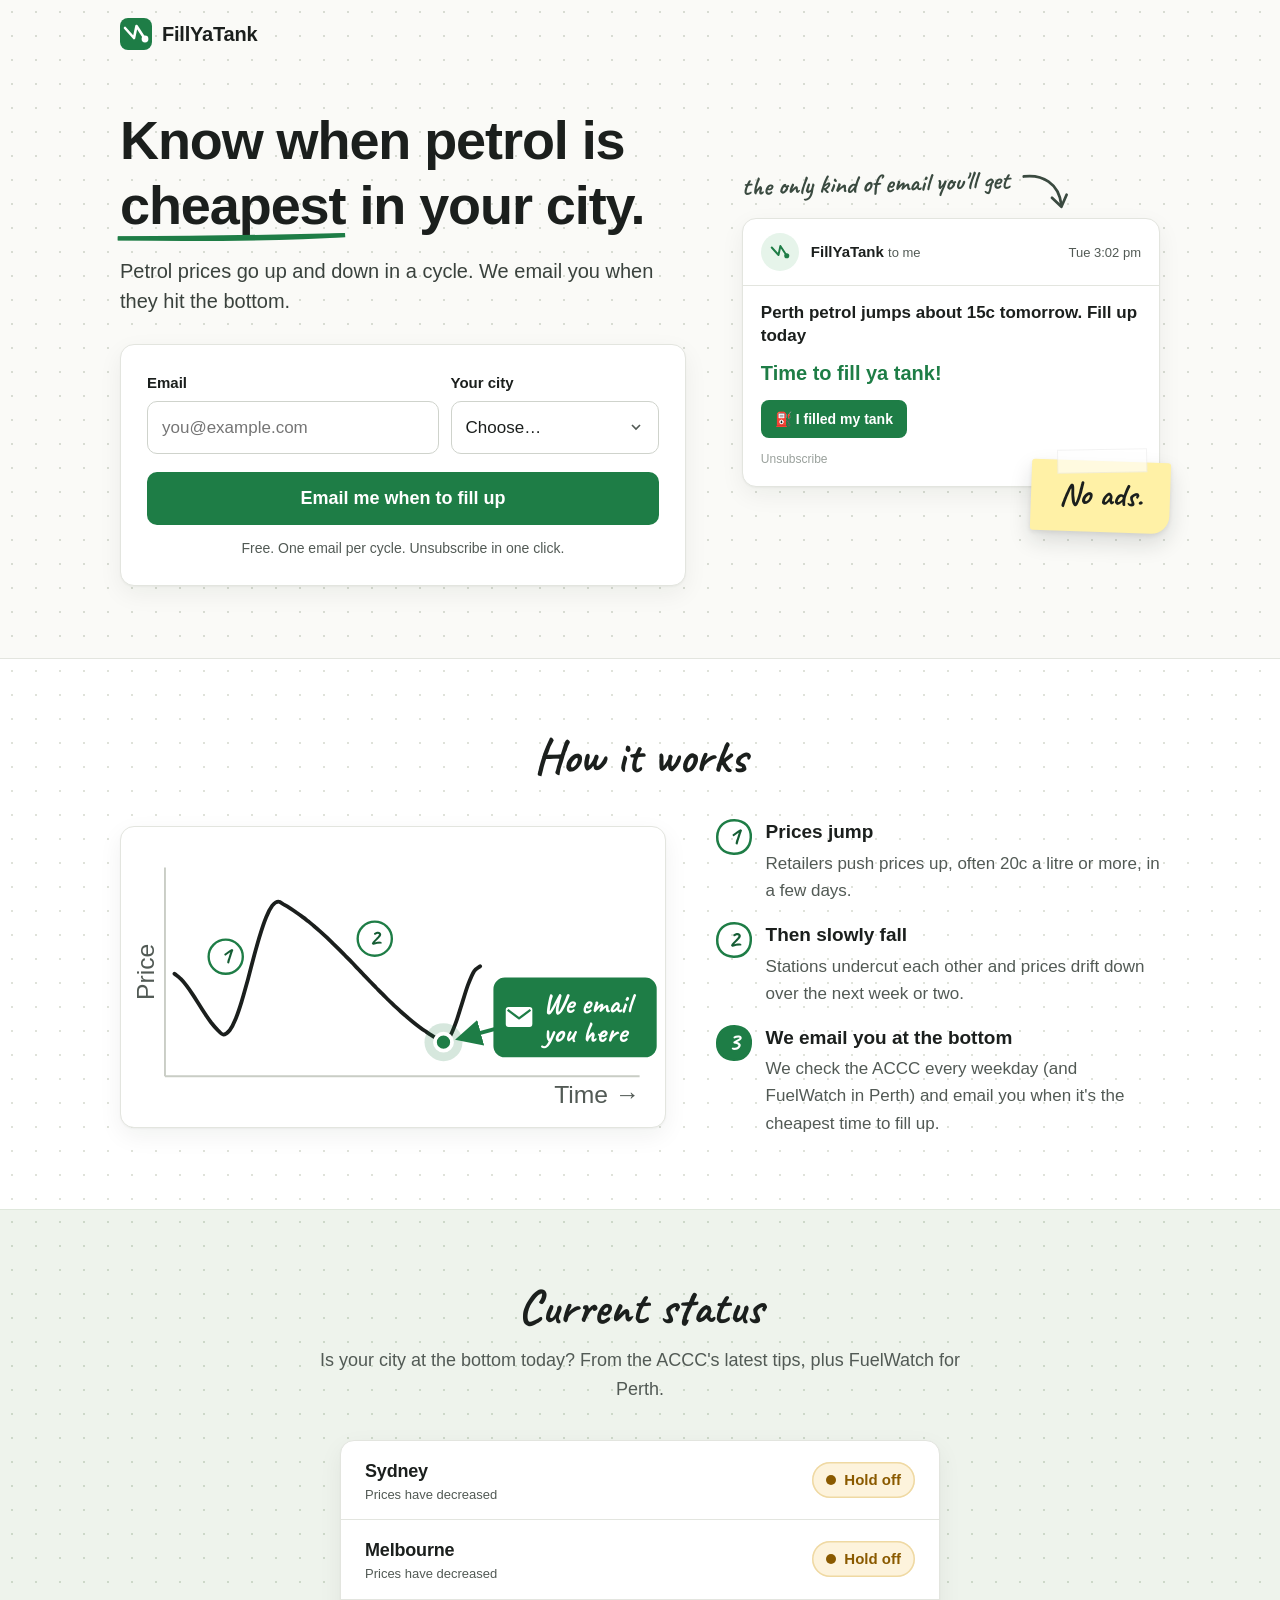
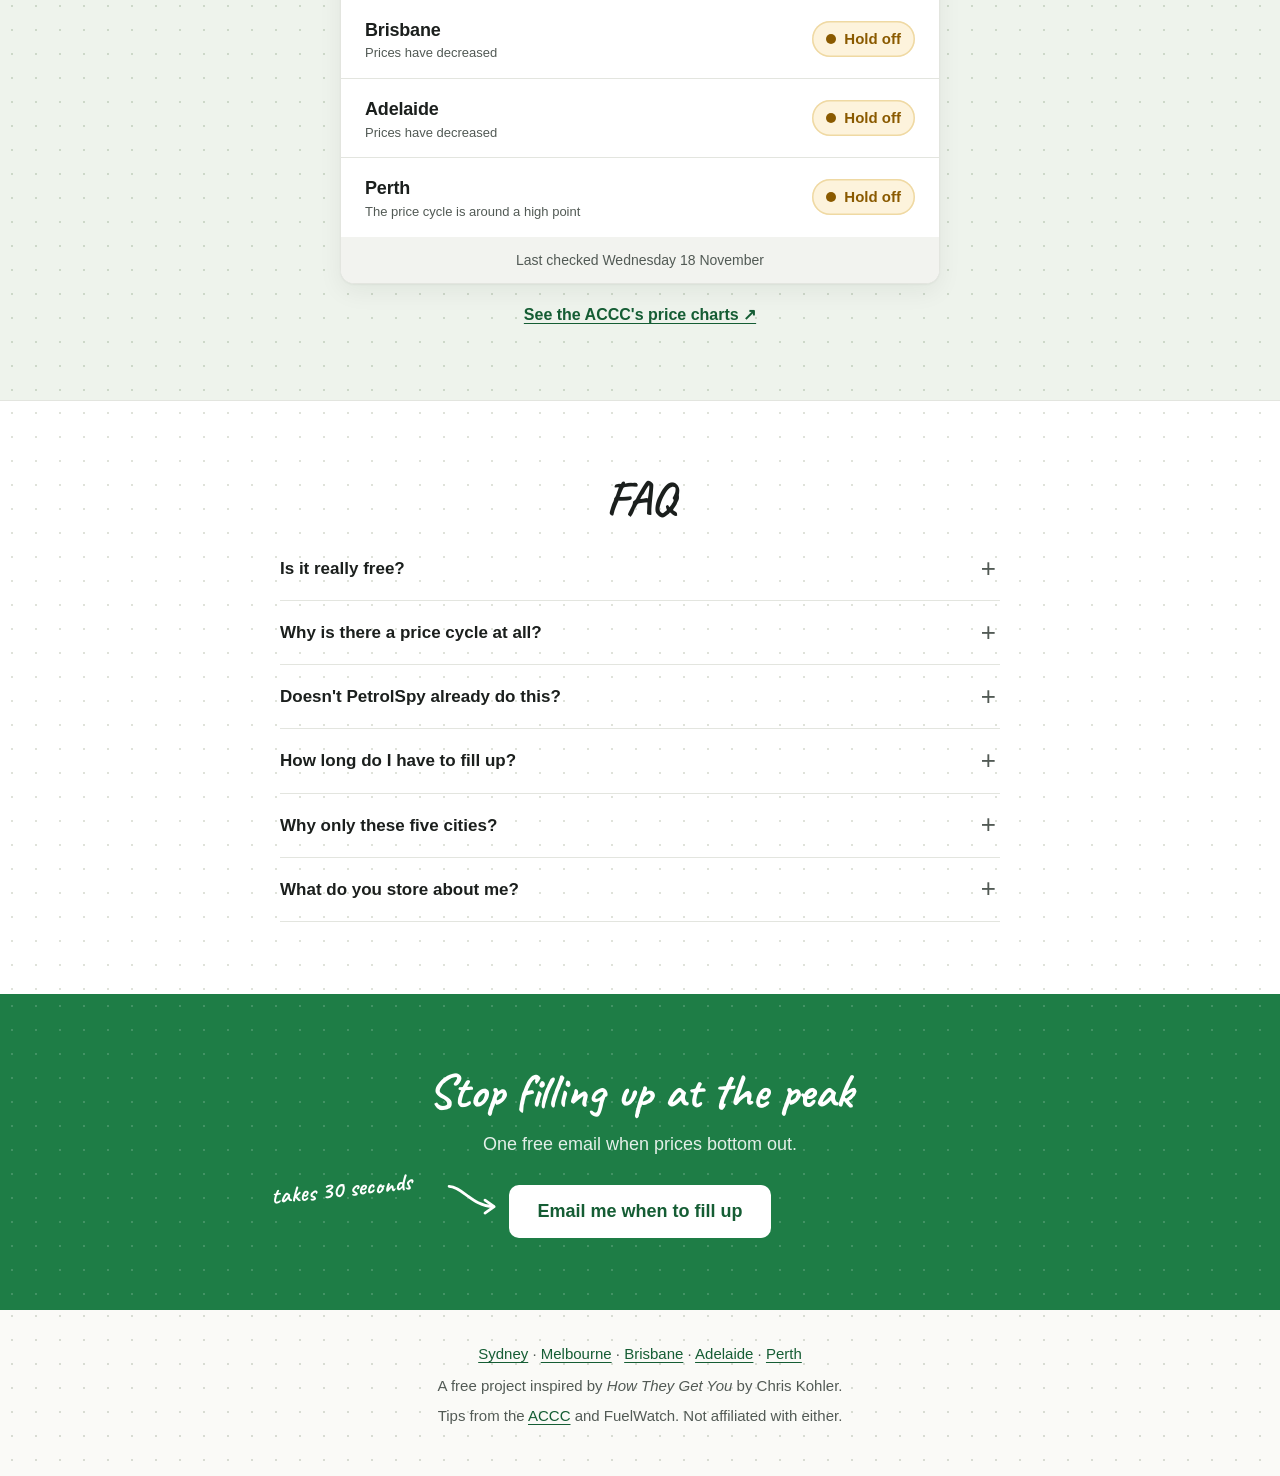
<file: index.html>
<!DOCTYPE html>
<html lang="en-AU">
<head>
    <meta charset="UTF-8">
    <meta name="viewport" content="width=device-width, initial-scale=1.0">
    <title>FillYaTank — Know when petrol is cheapest in your city</title>
    <meta name="description" content="Free email alerts when petrol hits the bottom of the price cycle in Sydney, Melbourne, Brisbane, Adelaide and Perth. No ads.">
    <link rel="canonical" href="https://fillyatank.app/">
    <meta name="theme-color" content="#fafaf7">
    <link rel="icon" href="/favicon.svg" type="image/svg+xml">
    <link rel="preload" href="/fonts/caveat.woff2" as="font" type="font/woff2" crossorigin>
    <link rel="stylesheet" href="/styles.css?v=23">

    <meta property="og:type" content="website">
    <meta property="og:site_name" content="FillYaTank">
    <meta property="og:url" content="https://fillyatank.app/">
    <meta property="og:title" content="FillYaTank — Know when petrol is cheapest in your city">
    <meta property="og:description" content="Petrol prices rise and fall in a cycle. Get one free email when your city hits the bottom.">
    <meta property="og:image" content="https://fillyatank.app/og-image.png">
    <meta property="og:image:width" content="1200">
    <meta property="og:image:height" content="630">
    <meta name="twitter:card" content="summary_large_image">

    <script type="application/ld+json">
{
  "@context": "https://schema.org",
  "@type": "FAQPage",
  "mainEntity": [
    {
      "@type": "Question",
      "name": "Is it really free?",
      "acceptedAnswer": {
        "@type": "Answer",
        "text": "Yes. No ads, no paid plans, and we never sell or share your email."
      }
    },
    {
      "@type": "Question",
      "name": "Why is there a price cycle at all?",
      "acceptedAnswer": {
        "@type": "Answer",
        "text": "One retailer pushes prices up, others follow, then prices drift down. The ACCC says it isn't driven by costs. Don't like it? Tell your MP."
      }
    },
    {
      "@type": "Question",
      "name": "Doesn't PetrolSpy already do this?",
      "acceptedAnswer": {
        "@type": "Answer",
        "text": "Sort of. PetrolSpy shows prices, but you have to check it and it has ads. We just email you when it matters."
      }
    },
    {
      "@type": "Question",
      "name": "How long do I have to fill up?",
      "acceptedAnswer": {
        "@type": "Answer",
        "text": "In Perth, the rest of the day: the email arrives the afternoon before prices jump. Elsewhere, the sooner the better."
      }
    },
    {
      "@type": "Question",
      "name": "Why only these five cities?",
      "acceptedAnswer": {
        "@type": "Answer",
        "text": "They're where the ACCC tracks regular price cycles."
      }
    },
    {
      "@type": "Question",
      "name": "What do you store about me?",
      "acceptedAnswer": {
        "@type": "Answer",
        "text": "Just your email and city. No tracking cookies. Visits are counted anonymously."
      }
    }
  ]
}
    </script>
</head>
<body>
    <a class="skip-link" href="#main">Skip to content</a>

    <div class="buy-banner hidden" id="buyBanner" role="status">
        <div class="wrap"><span id="buyBannerText"></span> <a href="#today">See today's status</a></div>
    </div>

    <header class="site-header">
        <div class="wrap">
            <a class="brand" href="/" aria-label="FillYaTank home">
                <svg class="brand-mark" viewBox="0 0 32 32" aria-hidden="true">
                    <rect width="32" height="32" rx="8" fill="#1e7d46"/>
                    <path d="M5 10 L14 20 L16.5 8 L25 21" fill="none" stroke="#fff" stroke-width="2.6" stroke-linejoin="round" stroke-linecap="round"/>
                    <circle cx="25" cy="21" r="3.4" fill="#fff"/>
                </svg>
                FillYaTank
            </a>
        </div>
    </header>

    <main id="main">
        <section class="hero">
            <div class="wrap hero-grid">
                <div>
                    <h1>Know when petrol is <span class="mark-underline">cheapest</span> in your city.</h1>
                    <p class="lead">Petrol prices go up and down in a cycle. We email you when they hit the bottom.</p>

                    <form class="signup" id="signupForm" action="https://api.fillyatank.app/" method="POST">
                        <div class="field-row">
                            <div class="field">
                                <label for="email">Email</label>
                                <input type="email" id="email" name="email" required placeholder="you@example.com" autocomplete="email" inputmode="email">
                            </div>
                            <div class="field">
                                <label for="city">Your city</label>
                                <select id="city" name="city" required>
                                    <option value="">Choose…</option>
                                    <option value="sydney">Sydney</option>
                                    <option value="melbourne">Melbourne</option>
                                    <option value="brisbane">Brisbane</option>
                                    <option value="adelaide">Adelaide</option>
                                    <option value="perth">Perth</option>
                                </select>
                            </div>
                        </div>

                        <!-- Honeypot: hidden from people, filled in by bots -->
                        <div class="hp-field" aria-hidden="true">
                            <label for="website">Website</label>
                            <input type="text" id="website" name="website" tabindex="-1" autocomplete="off">
                        </div>

                        <button class="button" type="submit" id="submitBtn">Email me when to fill up</button>
                        <p class="form-promise">Free. One email per cycle. Unsubscribe in one click.</p>
                        <div class="form-message" id="formMessage" role="status" aria-live="polite"></div>
                    </form>
                </div>

                <div>
                    <p class="preview-label">the only kind of email you'll get
                        <svg class="doodle-arrow" viewBox="0 0 60 50" aria-hidden="true"><path d="M6 6 C 26 4, 44 14, 46 38" /><path d="M36 30 L46 40 L52 27" /></svg>
                    </p>
                    <div class="email-preview" role="img" aria-label="Example alert email from FillYaTank: Perth petrol jumps about 15c tomorrow. Fill up today. Time to fill ya tank!">
                        <div class="email-meta">
                            <span class="email-avatar" aria-hidden="true">
                                <svg viewBox="0 0 32 32"><path d="M5 10 L14 20 L16.5 8 L25 21" fill="none" stroke="#1e7d46" stroke-width="2.6" stroke-linejoin="round" stroke-linecap="round"/><circle cx="25" cy="21" r="3.4" fill="#1e7d46"/></svg>
                            </span>
                            <div class="email-from-block">
                                <div class="email-from">FillYaTank <span class="email-to">to me</span></div>
                                <div class="email-time">Tue 3:02 pm</div>
                            </div>
                        </div>
                        <div class="email-body">
                            <p class="email-subject">Perth petrol jumps about 15c tomorrow. Fill up today</p>
                            <p class="email-cta">Time to fill ya tank!</p>
                            <span class="email-button">⛽ I filled my tank</span>
                            <p class="email-footer">Unsubscribe</p>
                        </div>
                    </div>
                    <p class="sticky-note">No ads.</p>
                </div>
            </div>
        </section>

        <section class="section tone-white" id="how" aria-labelledby="how-title">
            <div class="wrap">
                <h2 id="how-title">How it works</h2>

                <div class="cycle-grid">
                    <figure class="cycle-chart" style="margin:0">
                        <svg viewBox="0 0 560 300" role="img" aria-labelledby="chart-title chart-desc">
                            <title id="chart-title">The petrol price cycle</title>
                            <desc id="chart-desc">An illustrative price line in the typical shape of a petrol price cycle. 1: prices climb over a few days. 2: they slowly fall over a couple of weeks. 3: at the lowest point, FillYaTank emails you, before prices climb again.</desc>

                            <defs>
                                <marker id="arrowhead" viewBox="0 0 10 10" refX="8" refY="5" markerWidth="7" markerHeight="7" orient="auto-start-reverse">
                                    <path d="M0 0 L10 5 L0 10 z" fill="#1e7d46"/>
                                </marker>
                            </defs>

                            <!-- Axes -->
                            <line class="chart-axis" x1="40" y1="250" x2="540" y2="250"/>
                            <line class="chart-axis" x1="40" y1="30" x2="40" y2="250"/>
                            <text class="chart-label" x="-140" y="28" text-anchor="middle" transform="rotate(-90)">Price</text>
                            <text class="chart-label" x="540" y="278" text-anchor="end">Time →</text>

                            <!-- Sawtooth cycle -->
                            <path class="chart-line" d="M50.0,142.0 C52.1,143.7 54.3,145.1 56.4,147.2 C58.6,149.3 60.7,151.9 62.9,154.7 C65.0,157.5 67.2,160.7 69.3,163.9 C71.5,167.1 73.6,170.6 75.8,174.0 C77.9,177.4 80.1,180.9 82.2,184.1 C84.3,187.3 86.5,190.5 88.6,193.3 C90.8,196.1 92.9,198.7 95.1,200.8 C97.2,202.9 99.4,206.0 101.5,206.0 C103.7,206.0 105.8,204.5 108.0,201.8 C110.1,199.0 112.3,194.8 114.4,189.6 C116.5,184.5 118.7,177.9 120.8,171.0 C123.0,164.1 125.1,156.0 127.3,148.2 C129.4,140.3 131.6,131.7 133.7,123.8 C135.9,116.0 138.0,107.9 140.2,101.0 C142.3,94.1 144.5,87.5 146.6,82.4 C148.7,77.2 150.9,73.0 153.0,70.2 C155.2,67.5 157.3,66.0 159.5,66.0 C161.6,66.0 163.8,68.3 165.9,69.5 C168.1,70.7 170.2,72.0 172.4,73.4 C174.5,74.7 176.7,76.2 178.8,77.7 C180.9,79.1 183.1,80.7 185.2,82.3 C187.4,83.9 189.5,85.6 191.7,87.3 C193.8,89.0 196.0,90.8 198.1,92.7 C200.3,94.5 202.4,96.4 204.6,98.3 C206.7,100.2 208.9,102.2 211.0,104.2 C213.1,106.3 215.3,108.3 217.4,110.4 C219.6,112.5 221.7,114.6 223.9,116.8 C226.0,118.9 228.2,121.1 230.3,123.3 C232.5,125.5 234.6,127.7 236.8,129.9 C238.9,132.2 241.1,134.4 243.2,136.6 C245.3,138.9 247.5,141.1 249.6,143.4 C251.8,145.6 253.9,147.8 256.1,150.1 C258.2,152.3 260.4,154.5 262.5,156.7 C264.7,158.9 266.8,161.1 269.0,163.2 C271.1,165.4 273.3,167.5 275.4,169.6 C277.5,171.7 279.7,173.7 281.8,175.8 C284.0,177.8 286.1,179.8 288.3,181.7 C290.4,183.6 292.6,185.5 294.7,187.3 C296.9,189.2 299.0,191.0 301.2,192.7 C303.3,194.4 305.5,196.1 307.6,197.7 C309.7,199.3 311.9,200.9 314.0,202.3 C316.2,203.8 318.3,205.3 320.5,206.6 C322.6,208.0 324.8,209.3 326.9,210.5 C329.1,211.7 331.2,214.0 333.4,214.0 C335.5,214.0 337.7,212.0 339.8,208.6 C341.9,205.3 344.1,199.8 346.2,194.0 C348.4,188.2 350.5,180.7 352.7,174.0 C354.8,167.3 357.0,159.8 359.1,154.0 C361.3,148.2 363.4,142.7 365.6,139.4 C367.7,136.0 369.9,135.8 372.0,134.0"/>

                            <!-- 1: prices climb -->
                            <circle class="chart-badge" cx="104" cy="124" r="18"/>
                            <text class="chart-badge-text" x="104" y="131" text-anchor="middle">1</text>
                            <!-- 2: slow fall -->
                            <circle class="chart-badge" cx="261" cy="105" r="18"/>
                            <text class="chart-badge-text" x="261" y="112" text-anchor="middle">2</text>

                            <!-- 3: bottom of the cycle, we email you -->
                            <circle class="chart-halo" cx="333.4" cy="214.0" r="20"/>
                            <circle class="chart-dot" cx="333.4" cy="214.0" r="9"/>
                            <line x1="388" y1="200" x2="351" y2="210" stroke="#1e7d46" stroke-width="4" marker-end="url(#arrowhead)"/>
                            <g transform="translate(386 146)">
                                <rect x="0" y="0" width="172" height="84" rx="12" fill="#1e7d46"/>
                                <g transform="translate(13 31)">
                                    <rect x="0" y="0" width="28" height="21" rx="3" fill="#fff"/>
                                    <path d="M2 3 L14 12 L26 3" fill="none" stroke="#1e7d46" stroke-width="2.4" stroke-linejoin="round"/>
                                </g>
                                <text class="chart-callout" x="52" y="37">We email</text>
                                <text class="chart-callout" x="52" y="68">you here</text>
                            </g>
                        </svg>
                    </figure>

                    <ol class="cycle-points">
                        <li><span class="num" aria-hidden="true"><svg viewBox="0 0 40 40"><path class="num-ring" d="M20.5 3.2C31 3.4 37.2 10.6 36.8 20.4C36.4 30.6 29.6 37 19.6 36.8C9.4 36.6 3 29.8 3.2 19.8C3.4 9.8 10.4 3 20.5 3.2Z"/><text class="num-digit" x="19.5" y="18.8">1</text></svg></span><div><strong>Prices jump</strong><span>Retailers push prices up, often 20c a litre or more, in a few days.</span></div></li>
                        <li><span class="num" aria-hidden="true"><svg viewBox="0 0 40 40"><path class="num-ring" d="M20.5 3.2C31 3.4 37.2 10.6 36.8 20.4C36.4 30.6 29.6 37 19.6 36.8C9.4 36.6 3 29.8 3.2 19.8C3.4 9.8 10.4 3 20.5 3.2Z"/><text class="num-digit" x="19.5" y="18.8">2</text></svg></span><div><strong>Then slowly fall</strong><span>Stations undercut each other and prices drift down over the next week or two.</span></div></li>
                        <li><span class="num good" aria-hidden="true"><svg viewBox="0 0 40 40"><path class="num-ring" d="M20.5 3.2C31 3.4 37.2 10.6 36.8 20.4C36.4 30.6 29.6 37 19.6 36.8C9.4 36.6 3 29.8 3.2 19.8C3.4 9.8 10.4 3 20.5 3.2Z"/><text class="num-digit" x="19.5" y="18.8">3</text></svg></span><div><strong>We email you at the bottom</strong><span>We check the ACCC every weekday (and FuelWatch in Perth) and email you when it's the cheapest time to fill up.</span></div></li>
                    </ol>
                </div>
            </div>
        </section>

        <section class="section tone-tint" id="today" aria-labelledby="today-title">
            <div class="wrap">
                <h2 id="today-title">Current status</h2>
                <p class="section-intro">Is your city at the bottom today? From the ACCC's latest tips, plus FuelWatch for Perth.</p>

                <div class="status-card">
                    <ul class="status-list">
                        <li class="status-row"><span class="city"><span class="city-name"><a href="/sydney">Sydney</a></span><span class="city-note" data-note="sydney"></span></span><span class="pill" data-city="sydney">Checking…</span></li>
                        <li class="status-row"><span class="city"><span class="city-name"><a href="/melbourne">Melbourne</a></span><span class="city-note" data-note="melbourne"></span></span><span class="pill" data-city="melbourne">Checking…</span></li>
                        <li class="status-row"><span class="city"><span class="city-name"><a href="/brisbane">Brisbane</a></span><span class="city-note" data-note="brisbane"></span></span><span class="pill" data-city="brisbane">Checking…</span></li>
                        <li class="status-row"><span class="city"><span class="city-name"><a href="/adelaide">Adelaide</a></span><span class="city-note" data-note="adelaide"></span></span><span class="pill" data-city="adelaide">Checking…</span></li>
                        <li class="status-row"><span class="city"><span class="city-name"><a href="/perth">Perth</a></span><span class="city-note" data-note="perth"></span></span><span class="pill" data-city="perth">Checking…</span></li>
                    </ul>
                    <div class="status-footer">
                        <span id="lastChecked"></span>
                    </div>
                </div>

                <p class="status-link"><a href="https://www.accc.gov.au/consumers/petrol-and-fuel/petrol-price-cycles-in-the-5-largest-cities" rel="noopener">See the ACCC's price charts ↗</a></p>
            </div>
        </section>

        <section class="section tone-white" aria-labelledby="faq-title">
            <div class="wrap">
                <h2 id="faq-title">FAQ</h2>
                <div class="faq">
                    <details>
                        <summary>Is it really free?</summary>
                        <p>Yes. No ads, no paid plans, and we never sell or share your email.</p>
                    </details>
                    <details>
                        <summary>Why is there a price cycle at all?</summary>
                        <p>One retailer pushes prices up, others follow, then prices drift down. The ACCC says it isn't driven by costs. Don't like it? <a href="https://www.aph.gov.au/Senators_and_Members/Members" rel="noopener">Tell your MP</a>.</p>
                    </details>
                    <details>
                        <summary>Doesn't PetrolSpy already do this?</summary>
                        <p>Sort of. PetrolSpy shows prices, but you have to check it and it has ads. We just email you when it matters.</p>
                    </details>
                    <details>
                        <summary>How long do I have to fill up?</summary>
                        <p>In Perth, the rest of the day: the email arrives the afternoon before prices jump. Elsewhere, the sooner the better.</p>
                    </details>
                    <details>
                        <summary>Why only these five cities?</summary>
                        <p>They're where the ACCC tracks regular price cycles.</p>
                    </details>
                    <details>
                        <summary>What do you store about me?</summary>
                        <p>Just your email and city. No tracking cookies. Visits are counted anonymously.</p>
                    </details>
                </div>
            </div>
        </section>

        <section class="section cta-band tone-accent" aria-labelledby="cta-title">
            <div class="wrap">
                <h2 id="cta-title">Stop filling up at the peak</h2>
                <p>One free email when prices bottom out.</p>
                <div class="cta-doodle-wrap">
                    <span class="margin-note cta-note" aria-hidden="true">takes 30 seconds</span>
                    <svg class="doodle-arrow cta-arrow" viewBox="0 0 60 50" aria-hidden="true"><path d="M4 8 C 18 8, 30 30, 52 30" /><path d="M43 23 L53 30 L43 37" /></svg>
                    <a class="button" href="#main" id="backToSignup">Email me when to fill up</a>
                </div>
            </div>
        </section>
    </main>

    <footer class="site-footer">
        <div class="wrap">
            <p class="footer-cities"><a href="/sydney">Sydney</a> · <a href="/melbourne">Melbourne</a> · <a href="/brisbane">Brisbane</a> · <a href="/adelaide">Adelaide</a> · <a href="/perth">Perth</a></p>
            <p>A free project inspired by <em>How They Get You</em> by Chris Kohler.</p>
            <p>Tips from the <a href="https://www.accc.gov.au/consumers/petrol-and-fuel/petrol-price-cycles-in-the-5-largest-cities" rel="noopener">ACCC</a> and FuelWatch. Not affiliated with either.</p>
        </div>
    </footer>

    <script src="/vendor/rough-notation.iife.js"></script>
    <script src="/vendor/confetti.browser.js"></script>
    <script src="/site.js?v=1"></script>
</body>
</html>
</file>
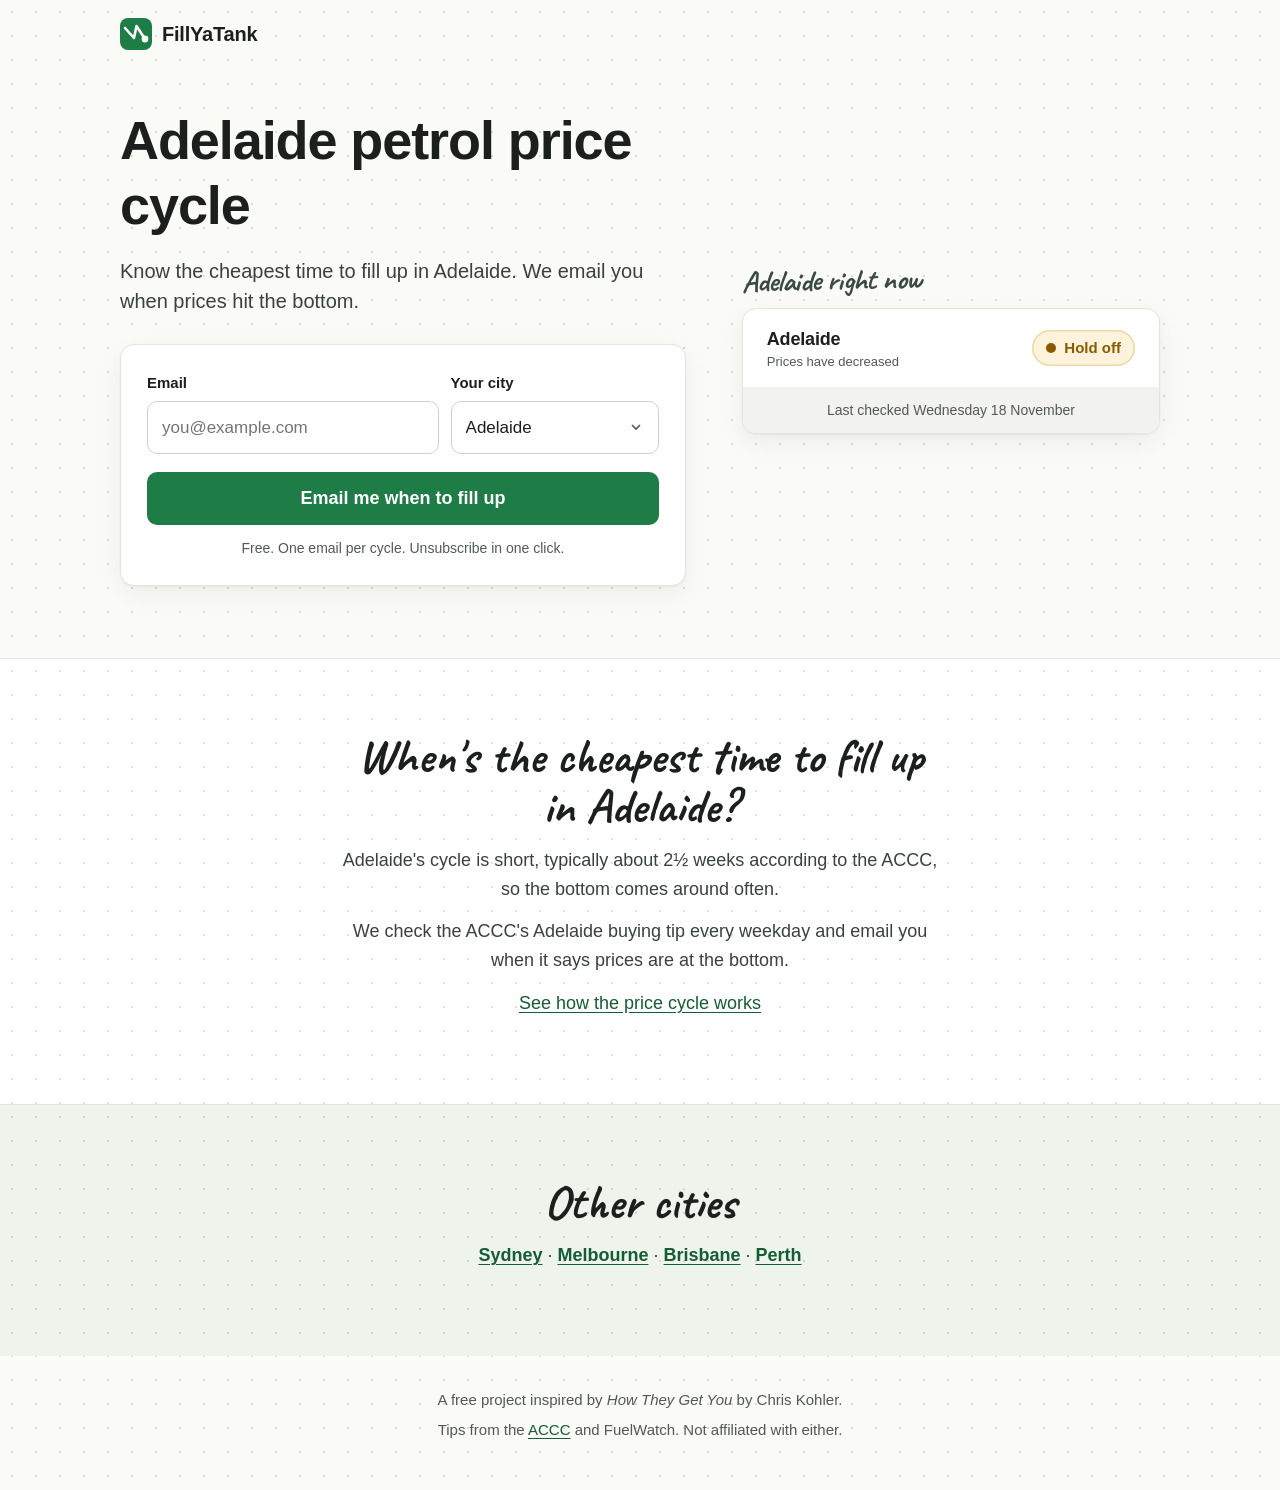
<file: adelaide.html>
<!DOCTYPE html>
<html lang="en-AU">
<head>
    <meta charset="UTF-8">
    <meta name="viewport" content="width=device-width, initial-scale=1.0">
    <title>Adelaide petrol price cycle: when to fill up | FillYaTank</title>
    <meta name="description" content="Free email alert when Adelaide petrol hits the bottom of the price cycle, so you know the cheapest time to fill up. No ads.">
    <link rel="canonical" href="https://fillyatank.app/adelaide">
    <meta name="theme-color" content="#fafaf7">
    <link rel="icon" href="/favicon.svg" type="image/svg+xml">
    <link rel="preload" href="/fonts/caveat.woff2" as="font" type="font/woff2" crossorigin>
    <link rel="stylesheet" href="/styles.css?v=23">

    <meta property="og:type" content="website">
    <meta property="og:site_name" content="FillYaTank">
    <meta property="og:url" content="https://fillyatank.app/adelaide">
    <meta property="og:title" content="Adelaide petrol price cycle: know when to fill up">
    <meta property="og:description" content="One free email when Adelaide petrol hits the bottom of the cycle. No ads.">
    <meta property="og:image" content="https://fillyatank.app/og-image.png">
    <meta property="og:image:width" content="1200">
    <meta property="og:image:height" content="630">
    <meta name="twitter:card" content="summary_large_image">
</head>
<body>
    <a class="skip-link" href="#main">Skip to content</a>

    <div class="buy-banner hidden" id="buyBanner" role="status">
        <div class="wrap"><span id="buyBannerText"></span></div>
    </div>

    <header class="site-header">
        <div class="wrap">
            <a class="brand" href="/" aria-label="FillYaTank home">
                <svg class="brand-mark" viewBox="0 0 32 32" aria-hidden="true">
                    <rect width="32" height="32" rx="8" fill="#1e7d46"/>
                    <path d="M5 10 L14 20 L16.5 8 L25 21" fill="none" stroke="#fff" stroke-width="2.6" stroke-linejoin="round" stroke-linecap="round"/>
                    <circle cx="25" cy="21" r="3.4" fill="#fff"/>
                </svg>
                FillYaTank
            </a>
        </div>
    </header>

    <main id="main">
        <section class="hero city-hero">
            <div class="wrap hero-grid">
                <div>
                    <h1>Adelaide petrol price cycle</h1>
                    <p class="lead">Know the cheapest time to fill up in Adelaide. We email you when prices hit the bottom.</p>

                    <form class="signup" id="signupForm" action="https://api.fillyatank.app/" method="POST">
                        <div class="field-row">
                            <div class="field">
                                <label for="email">Email</label>
                                <input type="email" id="email" name="email" required placeholder="you@example.com" autocomplete="email" inputmode="email">
                            </div>
                            <div class="field">
                                <label for="city">Your city</label>
                                <select id="city" name="city" required>
                                    <option value="sydney">Sydney</option>
                                    <option value="melbourne">Melbourne</option>
                                    <option value="brisbane">Brisbane</option>
                                    <option value="adelaide" selected>Adelaide</option>
                                    <option value="perth">Perth</option>
                                </select>
                            </div>
                        </div>

                        <!-- Honeypot: hidden from people, filled in by bots -->
                        <div class="hp-field" aria-hidden="true">
                            <label for="website">Website</label>
                            <input type="text" id="website" name="website" tabindex="-1" autocomplete="off">
                        </div>

                        <button class="button" type="submit" id="submitBtn">Email me when to fill up</button>
                        <p class="form-promise">Free. One email per cycle. Unsubscribe in one click.</p>
                        <div class="form-message" id="formMessage" role="status" aria-live="polite"></div>
                    </form>
                </div>

                <div>
                    <h2 class="city-status-title">Adelaide right now</h2>
                    <div class="status-card">
                        <ul class="status-list">
                            <li class="status-row"><span class="city"><span class="city-name">Adelaide</span><span class="city-note" data-note="adelaide"></span></span><span class="pill" data-city="adelaide">Checking…</span></li>
                        </ul>
                        <div class="status-footer">
                            <span id="lastChecked"></span>
                        </div>
                    </div>
                </div>
            </div>
        </section>

        <section class="section tone-white" aria-labelledby="when-title">
            <div class="wrap city-copy">
                <h2 id="when-title">When's the cheapest time to fill up in Adelaide?</h2>
                <p>Adelaide's cycle is short, typically about 2½ weeks according to the ACCC, so the bottom comes around often.</p>
                <p>We check the ACCC's Adelaide buying tip every weekday and email you when it says prices are at the bottom.</p>
                <p><a href="/#how">See how the price cycle works</a></p>
            </div>
        </section>

        <section class="section tone-tint" aria-labelledby="other-title">
            <div class="wrap city-copy">
                <h2 id="other-title">Other cities</h2>
                <p class="city-links"><a href="/sydney">Sydney</a> · <a href="/melbourne">Melbourne</a> · <a href="/brisbane">Brisbane</a> · <a href="/perth">Perth</a></p>
            </div>
        </section>
    </main>

    <footer class="site-footer">
        <div class="wrap">
            <p>A free project inspired by <em>How They Get You</em> by Chris Kohler.</p>
            <p>Tips from the <a href="https://www.accc.gov.au/consumers/petrol-and-fuel/petrol-price-cycles-in-the-5-largest-cities" rel="noopener">ACCC</a> and FuelWatch. Not affiliated with either.</p>
        </div>
    </footer>

    <script src="/vendor/confetti.browser.js"></script>
    <script src="/site.js?v=1"></script>
</body>
</html>
</file>
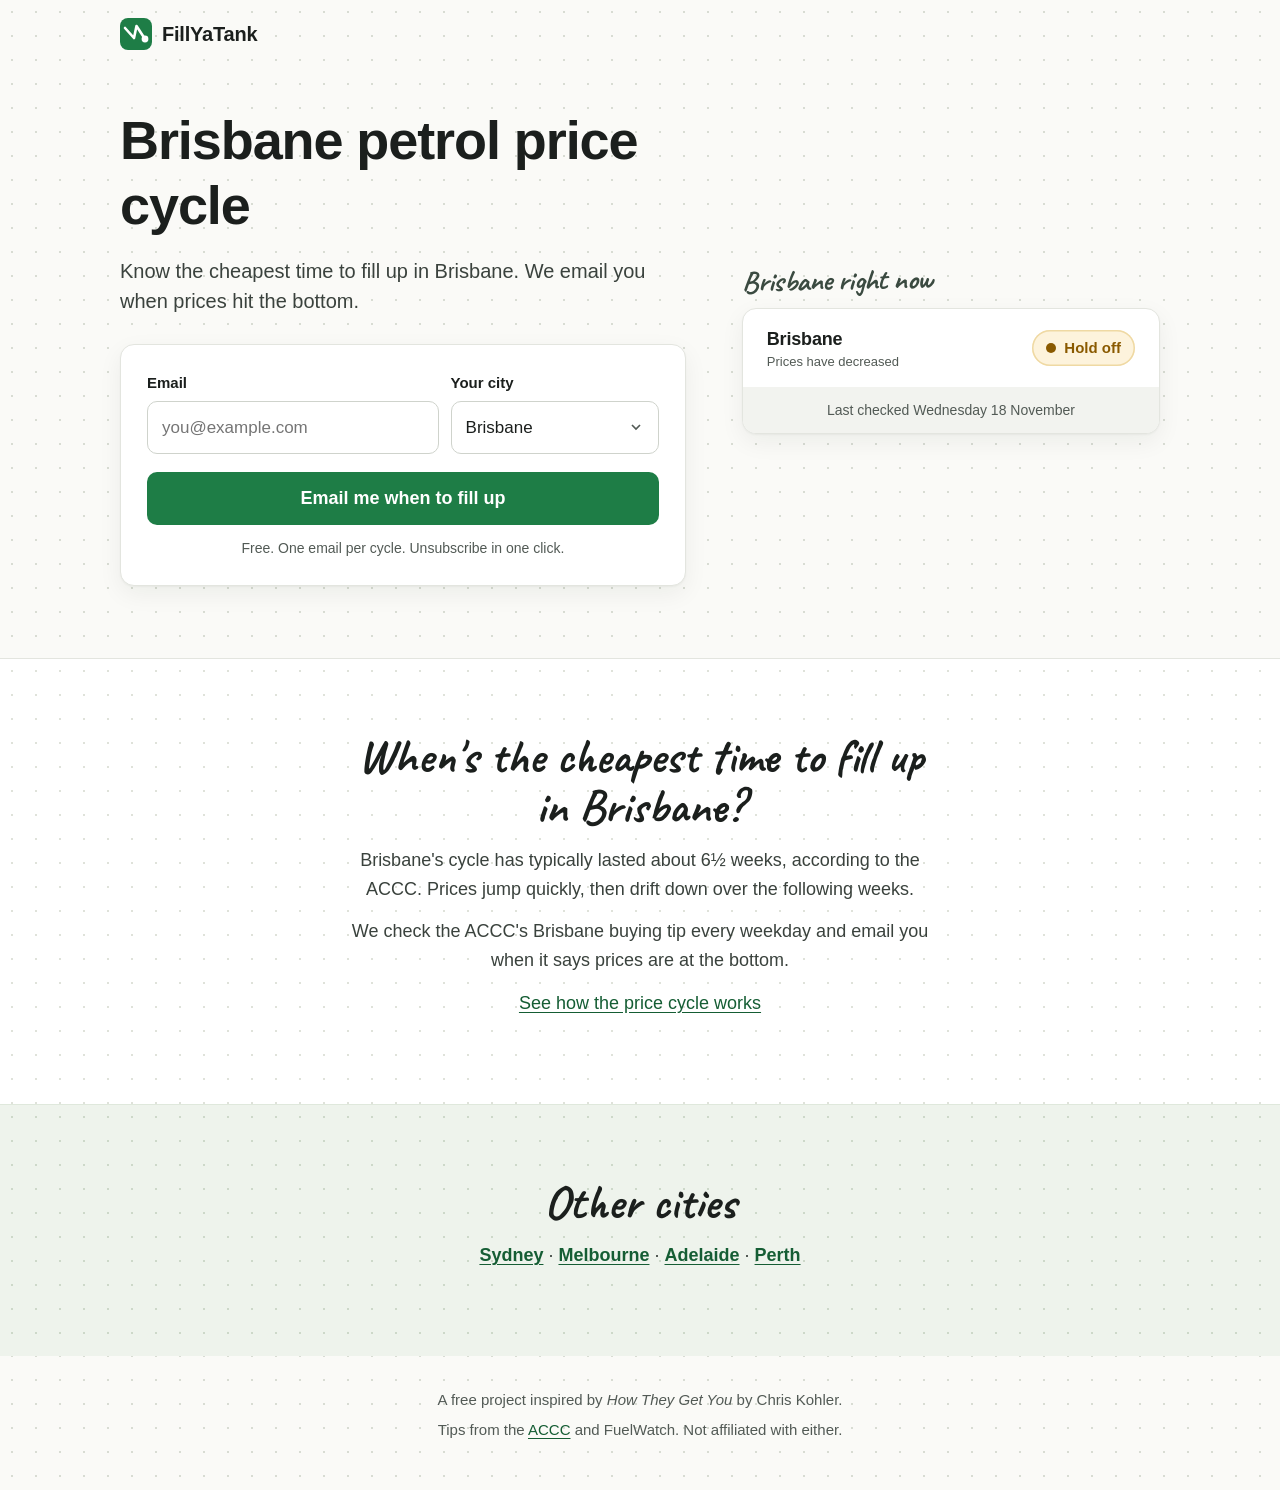
<file: brisbane.html>
<!DOCTYPE html>
<html lang="en-AU">
<head>
    <meta charset="UTF-8">
    <meta name="viewport" content="width=device-width, initial-scale=1.0">
    <title>Brisbane petrol price cycle: when to fill up | FillYaTank</title>
    <meta name="description" content="Free email alert when Brisbane petrol hits the bottom of the price cycle, so you know the cheapest time to fill up. No ads.">
    <link rel="canonical" href="https://fillyatank.app/brisbane">
    <meta name="theme-color" content="#fafaf7">
    <link rel="icon" href="/favicon.svg" type="image/svg+xml">
    <link rel="preload" href="/fonts/caveat.woff2" as="font" type="font/woff2" crossorigin>
    <link rel="stylesheet" href="/styles.css?v=23">

    <meta property="og:type" content="website">
    <meta property="og:site_name" content="FillYaTank">
    <meta property="og:url" content="https://fillyatank.app/brisbane">
    <meta property="og:title" content="Brisbane petrol price cycle: know when to fill up">
    <meta property="og:description" content="One free email when Brisbane petrol hits the bottom of the cycle. No ads.">
    <meta property="og:image" content="https://fillyatank.app/og-image.png">
    <meta property="og:image:width" content="1200">
    <meta property="og:image:height" content="630">
    <meta name="twitter:card" content="summary_large_image">
</head>
<body>
    <a class="skip-link" href="#main">Skip to content</a>

    <div class="buy-banner hidden" id="buyBanner" role="status">
        <div class="wrap"><span id="buyBannerText"></span></div>
    </div>

    <header class="site-header">
        <div class="wrap">
            <a class="brand" href="/" aria-label="FillYaTank home">
                <svg class="brand-mark" viewBox="0 0 32 32" aria-hidden="true">
                    <rect width="32" height="32" rx="8" fill="#1e7d46"/>
                    <path d="M5 10 L14 20 L16.5 8 L25 21" fill="none" stroke="#fff" stroke-width="2.6" stroke-linejoin="round" stroke-linecap="round"/>
                    <circle cx="25" cy="21" r="3.4" fill="#fff"/>
                </svg>
                FillYaTank
            </a>
        </div>
    </header>

    <main id="main">
        <section class="hero city-hero">
            <div class="wrap hero-grid">
                <div>
                    <h1>Brisbane petrol price cycle</h1>
                    <p class="lead">Know the cheapest time to fill up in Brisbane. We email you when prices hit the bottom.</p>

                    <form class="signup" id="signupForm" action="https://api.fillyatank.app/" method="POST">
                        <div class="field-row">
                            <div class="field">
                                <label for="email">Email</label>
                                <input type="email" id="email" name="email" required placeholder="you@example.com" autocomplete="email" inputmode="email">
                            </div>
                            <div class="field">
                                <label for="city">Your city</label>
                                <select id="city" name="city" required>
                                    <option value="sydney">Sydney</option>
                                    <option value="melbourne">Melbourne</option>
                                    <option value="brisbane" selected>Brisbane</option>
                                    <option value="adelaide">Adelaide</option>
                                    <option value="perth">Perth</option>
                                </select>
                            </div>
                        </div>

                        <!-- Honeypot: hidden from people, filled in by bots -->
                        <div class="hp-field" aria-hidden="true">
                            <label for="website">Website</label>
                            <input type="text" id="website" name="website" tabindex="-1" autocomplete="off">
                        </div>

                        <button class="button" type="submit" id="submitBtn">Email me when to fill up</button>
                        <p class="form-promise">Free. One email per cycle. Unsubscribe in one click.</p>
                        <div class="form-message" id="formMessage" role="status" aria-live="polite"></div>
                    </form>
                </div>

                <div>
                    <h2 class="city-status-title">Brisbane right now</h2>
                    <div class="status-card">
                        <ul class="status-list">
                            <li class="status-row"><span class="city"><span class="city-name">Brisbane</span><span class="city-note" data-note="brisbane"></span></span><span class="pill" data-city="brisbane">Checking…</span></li>
                        </ul>
                        <div class="status-footer">
                            <span id="lastChecked"></span>
                        </div>
                    </div>
                </div>
            </div>
        </section>

        <section class="section tone-white" aria-labelledby="when-title">
            <div class="wrap city-copy">
                <h2 id="when-title">When's the cheapest time to fill up in Brisbane?</h2>
                <p>Brisbane's cycle has typically lasted about 6½ weeks, according to the ACCC. Prices jump quickly, then drift down over the following weeks.</p>
                <p>We check the ACCC's Brisbane buying tip every weekday and email you when it says prices are at the bottom.</p>
                <p><a href="/#how">See how the price cycle works</a></p>
            </div>
        </section>

        <section class="section tone-tint" aria-labelledby="other-title">
            <div class="wrap city-copy">
                <h2 id="other-title">Other cities</h2>
                <p class="city-links"><a href="/sydney">Sydney</a> · <a href="/melbourne">Melbourne</a> · <a href="/adelaide">Adelaide</a> · <a href="/perth">Perth</a></p>
            </div>
        </section>
    </main>

    <footer class="site-footer">
        <div class="wrap">
            <p>A free project inspired by <em>How They Get You</em> by Chris Kohler.</p>
            <p>Tips from the <a href="https://www.accc.gov.au/consumers/petrol-and-fuel/petrol-price-cycles-in-the-5-largest-cities" rel="noopener">ACCC</a> and FuelWatch. Not affiliated with either.</p>
        </div>
    </footer>

    <script src="/vendor/confetti.browser.js"></script>
    <script src="/site.js?v=1"></script>
</body>
</html>
</file>
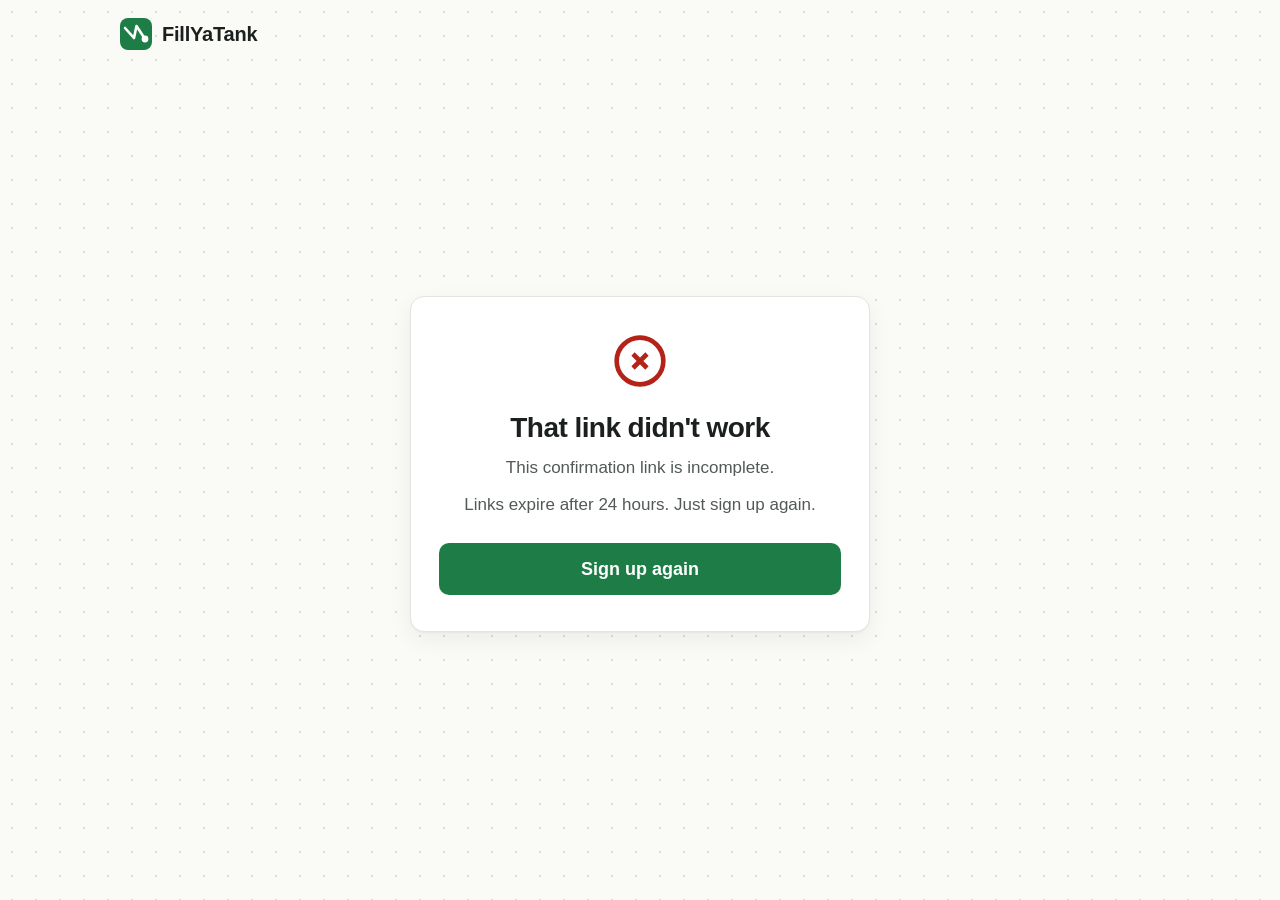
<file: confirm.html>
<!DOCTYPE html>
<html lang="en-AU">
<head>
    <meta charset="UTF-8">
    <meta name="viewport" content="width=device-width, initial-scale=1.0">
    <meta name="robots" content="noindex">
    <title>Confirm your subscription — FillYaTank</title>
    <link rel="icon" href="/favicon.svg" type="image/svg+xml">
    <link rel="stylesheet" href="/styles.css?v=23">
</head>
<body class="simple-page">
    <header class="site-header">
        <div class="wrap">
            <a class="brand" href="/" aria-label="FillYaTank home">
                <svg class="brand-mark" viewBox="0 0 32 32" aria-hidden="true">
                    <rect width="32" height="32" rx="8" fill="#1e7d46"/>
                    <path d="M5 10 L14 20 L16.5 8 L25 21" fill="none" stroke="#fff" stroke-width="2.6" stroke-linejoin="round" stroke-linecap="round"/>
                    <circle cx="25" cy="21" r="3.4" fill="#fff"/>
                </svg>
                FillYaTank
            </a>
        </div>
    </header>

    <main class="simple-main">
        <div class="simple-card" role="status" aria-live="polite">
            <div id="loading">
                <svg class="state-icon busy" viewBox="0 0 24 24" fill="none" stroke="currentColor" stroke-width="2" aria-hidden="true"><circle cx="12" cy="12" r="10" stroke-opacity="0.25"/><path d="M12 2a10 10 0 0 1 10 10" stroke-linecap="round"/></svg>
                <h1>Confirming…</h1>
                <p>One moment…</p>
            </div>

            <div id="success" class="hidden">
                <svg class="state-icon ok" viewBox="0 0 24 24" fill="none" stroke="currentColor" stroke-width="2" aria-hidden="true"><circle cx="12" cy="12" r="10"/><path d="M8 12.5l3 3 5-6"/></svg>
                <h1>You're subscribed!</h1>
                <p id="successText">We'll email you when your city hits the bottom.</p>
                <p>Add <strong>alerts@fillyatank.app</strong> to your contacts so it doesn't land in spam.</p>
                <a class="button" href="/#today">See today's prices</a>
                <p class="share-title">Know someone who drives?</p>
                <div class="share-row" data-share-ref="share-confirm"></div>
            </div>

            <div id="error" class="hidden">
                <svg class="state-icon bad" viewBox="0 0 24 24" fill="none" stroke="currentColor" stroke-width="2" aria-hidden="true"><circle cx="12" cy="12" r="10"/><path d="M15 9l-6 6M9 9l6 6"/></svg>
                <h1>That link didn't work</h1>
                <p id="errorMessage">This confirmation link is invalid or has expired.</p>
                <p>Links expire after 24 hours. Just sign up again.</p>
                <a class="button" href="/">Sign up again</a>
            </div>
        </div>
    </main>

    <script>
        const API_ENDPOINT = 'https://api.fillyatank.app';
        const CITY_NAMES = { sydney: 'Sydney', melbourne: 'Melbourne', brisbane: 'Brisbane', adelaide: 'Adelaide', perth: 'Perth' };

        function show(id) {
            ['loading', 'success', 'error'].forEach(state => {
                document.getElementById(state).classList.toggle('hidden', state !== id);
            });
        }

        function showError(message) {
            document.getElementById('errorMessage').textContent = message;
            show('error');
        }

        async function handleConfirmation() {
            const params = new URLSearchParams(window.location.search);
            const email = params.get('email');
            const city = params.get('city');
            const token = params.get('token');
            const ts = params.get('ts') || '';

            if (!email || !city || !token) {
                showError('This confirmation link is incomplete.');
                return;
            }

            try {
                const response = await fetch(
                    `${API_ENDPOINT}?action=confirm&email=${encodeURIComponent(email)}&city=${encodeURIComponent(city)}&ts=${encodeURIComponent(ts)}&token=${encodeURIComponent(token)}`
                );
                if (response.ok) {
                    if (CITY_NAMES[city]) {
                        document.getElementById('successText').textContent =
                            `We'll email you when ${CITY_NAMES[city]} hits the bottom.`;
                    }
                    show('success');
                } else {
                    const data = await response.json().catch(() => ({}));
                    showError(data.message || 'This confirmation link is invalid or has expired.');
                }
            } catch (e) {
                showError("We couldn't reach the server. Please check your connection and reload this page.");
            }
        }

        handleConfirmation();
    </script>
    <script src="/share.js?v=1"></script>
</body>
</html>
</file>
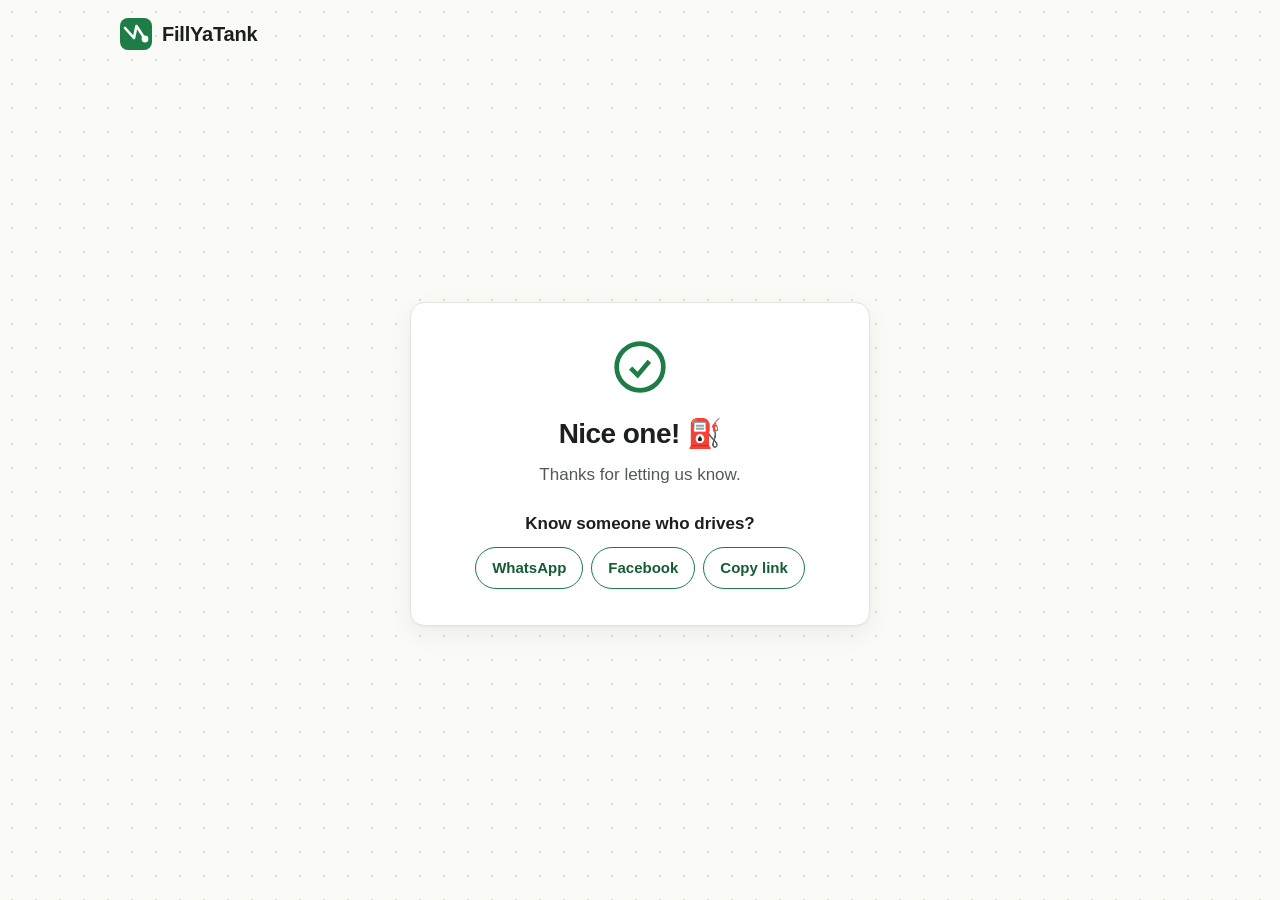
<file: filled.html>
<!DOCTYPE html>
<html lang="en-AU">
<head>
    <meta charset="UTF-8">
    <meta name="viewport" content="width=device-width, initial-scale=1.0">
    <meta name="robots" content="noindex">
    <title>Thanks for filling up — FillYaTank</title>
    <link rel="icon" href="/favicon.svg" type="image/svg+xml">
    <link rel="stylesheet" href="/styles.css?v=23">
</head>
<body class="simple-page">
    <header class="site-header">
        <div class="wrap">
            <a class="brand" href="/" aria-label="FillYaTank home">
                <svg class="brand-mark" viewBox="0 0 32 32" aria-hidden="true">
                    <rect width="32" height="32" rx="8" fill="#1e7d46"/>
                    <path d="M5 10 L14 20 L16.5 8 L25 21" fill="none" stroke="#fff" stroke-width="2.6" stroke-linejoin="round" stroke-linecap="round"/>
                    <circle cx="25" cy="21" r="3.4" fill="#fff"/>
                </svg>
                FillYaTank
            </a>
        </div>
    </header>

    <main class="simple-main">
        <div class="simple-card" role="status" aria-live="polite">
            <div id="loading">
                <svg class="state-icon busy" viewBox="0 0 24 24" fill="none" stroke="currentColor" stroke-width="2" aria-hidden="true"><circle cx="12" cy="12" r="10" stroke-opacity="0.25"/><path d="M12 2a10 10 0 0 1 10 10" stroke-linecap="round"/></svg>
                <h1>One sec…</h1>
            </div>

            <div id="success" class="hidden">
                <svg class="state-icon ok" viewBox="0 0 24 24" fill="none" stroke="currentColor" stroke-width="2" aria-hidden="true"><circle cx="12" cy="12" r="10"/><path d="M8 12.5l3 3 5-6"/></svg>
                <h1>Nice one! ⛽</h1>
                <p>Thanks for letting us know.</p>
                <p class="share-title">Know someone who drives?</p>
                <div class="share-row" data-share-ref="share-filled"></div>
            </div>

            <div id="error" class="hidden">
                <svg class="state-icon bad" viewBox="0 0 24 24" fill="none" stroke="currentColor" stroke-width="2" aria-hidden="true"><circle cx="12" cy="12" r="10"/><path d="M15 9l-6 6M9 9l6 6"/></svg>
                <h1>That link didn't work</h1>
                <p>Thanks for filling up anyway!</p>
                <a class="button" href="/">Back to FillYaTank</a>
            </div>
        </div>
    </main>

    <script>
        // Counted only when this page runs in a browser, so email link scanners don't inflate the total
        const API_ENDPOINT = 'https://api.fillyatank.app';

        function show(id) {
            ['loading', 'success', 'error'].forEach(state => {
                document.getElementById(state).classList.toggle('hidden', state !== id);
            });
        }

        async function recordFill() {
            const params = new URLSearchParams(window.location.search);
            const query = ['city', 'd', 'u', 't'].map(k => `${k}=${encodeURIComponent(params.get(k) || '')}`).join('&');
            try {
                const response = await fetch(`${API_ENDPOINT}/?action=filled&${query}`, { method: 'POST' });
                show(response.ok ? 'success' : 'error');
            } catch (e) {
                show('success');
            }
        }

        recordFill();
    </script>
    <script src="/share.js?v=1"></script>
</body>
</html>
</file>
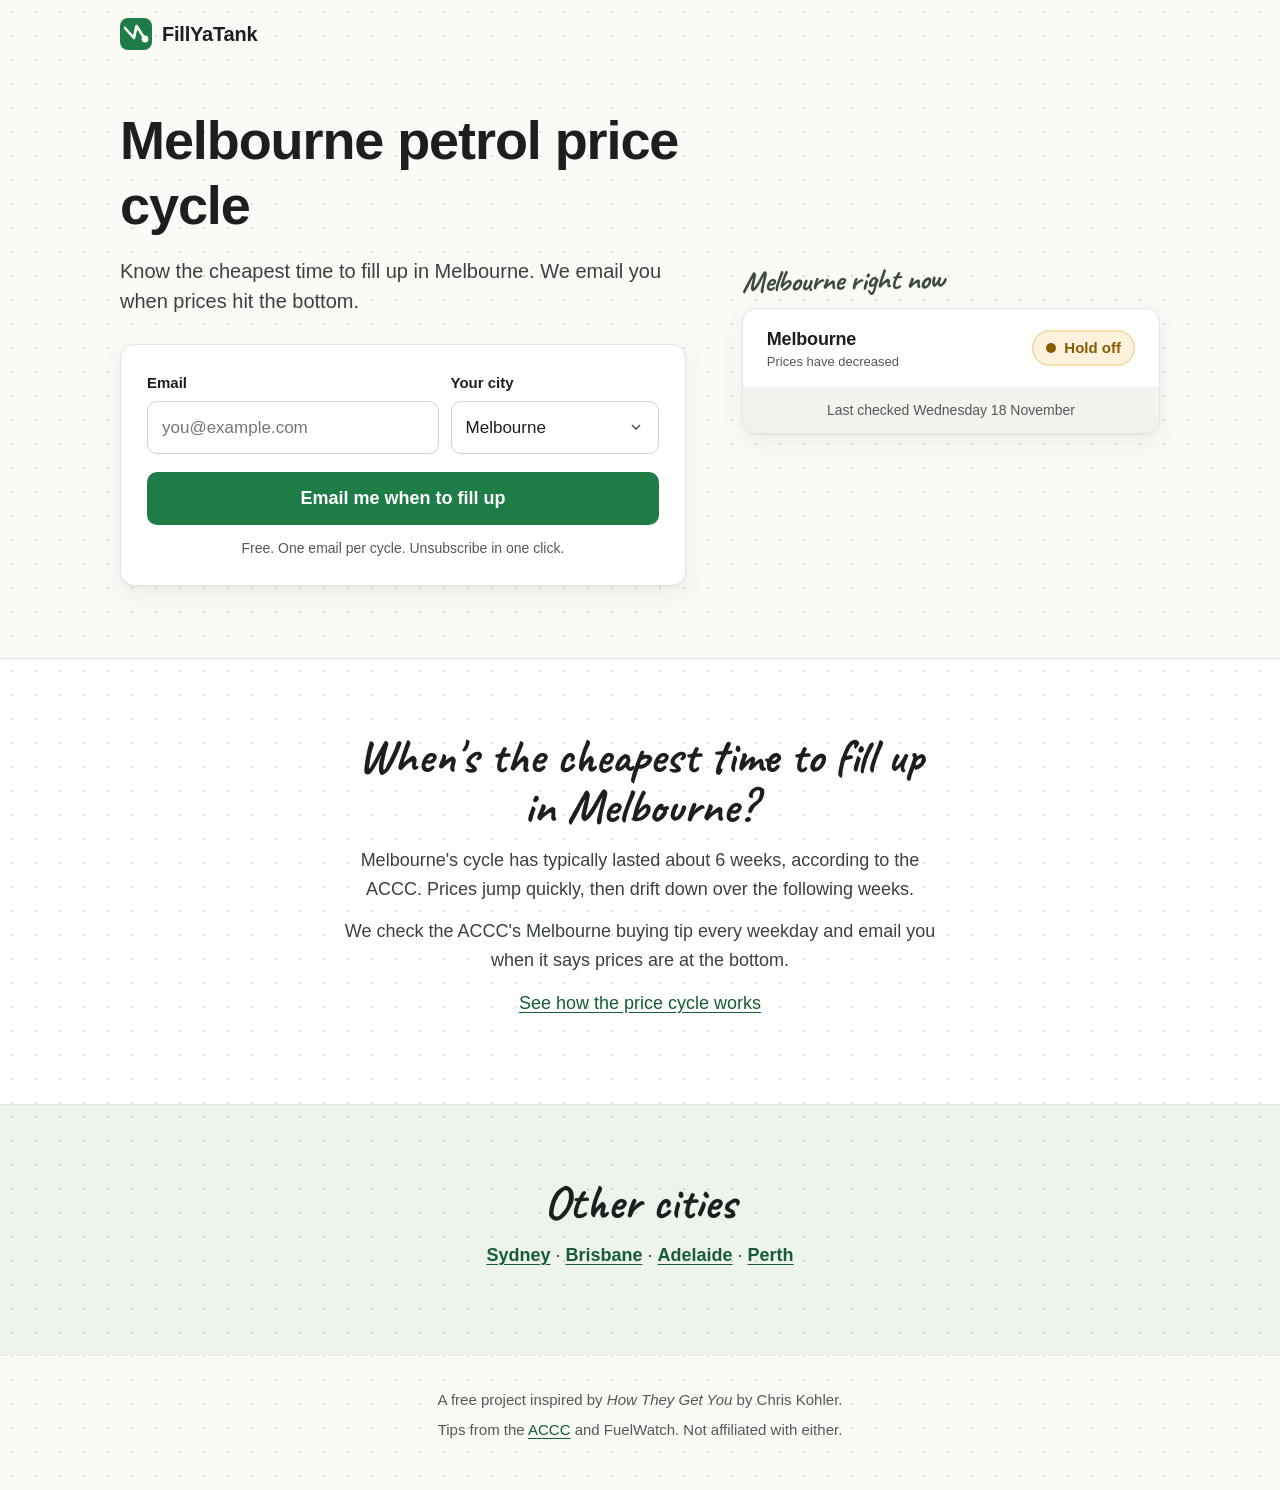
<file: melbourne.html>
<!DOCTYPE html>
<html lang="en-AU">
<head>
    <meta charset="UTF-8">
    <meta name="viewport" content="width=device-width, initial-scale=1.0">
    <title>Melbourne petrol price cycle: when to fill up | FillYaTank</title>
    <meta name="description" content="Free email alert when Melbourne petrol hits the bottom of the price cycle, so you know the cheapest time to fill up. No ads.">
    <link rel="canonical" href="https://fillyatank.app/melbourne">
    <meta name="theme-color" content="#fafaf7">
    <link rel="icon" href="/favicon.svg" type="image/svg+xml">
    <link rel="preload" href="/fonts/caveat.woff2" as="font" type="font/woff2" crossorigin>
    <link rel="stylesheet" href="/styles.css?v=23">

    <meta property="og:type" content="website">
    <meta property="og:site_name" content="FillYaTank">
    <meta property="og:url" content="https://fillyatank.app/melbourne">
    <meta property="og:title" content="Melbourne petrol price cycle: know when to fill up">
    <meta property="og:description" content="One free email when Melbourne petrol hits the bottom of the cycle. No ads.">
    <meta property="og:image" content="https://fillyatank.app/og-image.png">
    <meta property="og:image:width" content="1200">
    <meta property="og:image:height" content="630">
    <meta name="twitter:card" content="summary_large_image">
</head>
<body>
    <a class="skip-link" href="#main">Skip to content</a>

    <div class="buy-banner hidden" id="buyBanner" role="status">
        <div class="wrap"><span id="buyBannerText"></span></div>
    </div>

    <header class="site-header">
        <div class="wrap">
            <a class="brand" href="/" aria-label="FillYaTank home">
                <svg class="brand-mark" viewBox="0 0 32 32" aria-hidden="true">
                    <rect width="32" height="32" rx="8" fill="#1e7d46"/>
                    <path d="M5 10 L14 20 L16.5 8 L25 21" fill="none" stroke="#fff" stroke-width="2.6" stroke-linejoin="round" stroke-linecap="round"/>
                    <circle cx="25" cy="21" r="3.4" fill="#fff"/>
                </svg>
                FillYaTank
            </a>
        </div>
    </header>

    <main id="main">
        <section class="hero city-hero">
            <div class="wrap hero-grid">
                <div>
                    <h1>Melbourne petrol price cycle</h1>
                    <p class="lead">Know the cheapest time to fill up in Melbourne. We email you when prices hit the bottom.</p>

                    <form class="signup" id="signupForm" action="https://api.fillyatank.app/" method="POST">
                        <div class="field-row">
                            <div class="field">
                                <label for="email">Email</label>
                                <input type="email" id="email" name="email" required placeholder="you@example.com" autocomplete="email" inputmode="email">
                            </div>
                            <div class="field">
                                <label for="city">Your city</label>
                                <select id="city" name="city" required>
                                    <option value="sydney">Sydney</option>
                                    <option value="melbourne" selected>Melbourne</option>
                                    <option value="brisbane">Brisbane</option>
                                    <option value="adelaide">Adelaide</option>
                                    <option value="perth">Perth</option>
                                </select>
                            </div>
                        </div>

                        <!-- Honeypot: hidden from people, filled in by bots -->
                        <div class="hp-field" aria-hidden="true">
                            <label for="website">Website</label>
                            <input type="text" id="website" name="website" tabindex="-1" autocomplete="off">
                        </div>

                        <button class="button" type="submit" id="submitBtn">Email me when to fill up</button>
                        <p class="form-promise">Free. One email per cycle. Unsubscribe in one click.</p>
                        <div class="form-message" id="formMessage" role="status" aria-live="polite"></div>
                    </form>
                </div>

                <div>
                    <h2 class="city-status-title">Melbourne right now</h2>
                    <div class="status-card">
                        <ul class="status-list">
                            <li class="status-row"><span class="city"><span class="city-name">Melbourne</span><span class="city-note" data-note="melbourne"></span></span><span class="pill" data-city="melbourne">Checking…</span></li>
                        </ul>
                        <div class="status-footer">
                            <span id="lastChecked"></span>
                        </div>
                    </div>
                </div>
            </div>
        </section>

        <section class="section tone-white" aria-labelledby="when-title">
            <div class="wrap city-copy">
                <h2 id="when-title">When's the cheapest time to fill up in Melbourne?</h2>
                <p>Melbourne's cycle has typically lasted about 6 weeks, according to the ACCC. Prices jump quickly, then drift down over the following weeks.</p>
                <p>We check the ACCC's Melbourne buying tip every weekday and email you when it says prices are at the bottom.</p>
                <p><a href="/#how">See how the price cycle works</a></p>
            </div>
        </section>

        <section class="section tone-tint" aria-labelledby="other-title">
            <div class="wrap city-copy">
                <h2 id="other-title">Other cities</h2>
                <p class="city-links"><a href="/sydney">Sydney</a> · <a href="/brisbane">Brisbane</a> · <a href="/adelaide">Adelaide</a> · <a href="/perth">Perth</a></p>
            </div>
        </section>
    </main>

    <footer class="site-footer">
        <div class="wrap">
            <p>A free project inspired by <em>How They Get You</em> by Chris Kohler.</p>
            <p>Tips from the <a href="https://www.accc.gov.au/consumers/petrol-and-fuel/petrol-price-cycles-in-the-5-largest-cities" rel="noopener">ACCC</a> and FuelWatch. Not affiliated with either.</p>
        </div>
    </footer>

    <script src="/vendor/confetti.browser.js"></script>
    <script src="/site.js?v=1"></script>
</body>
</html>
</file>
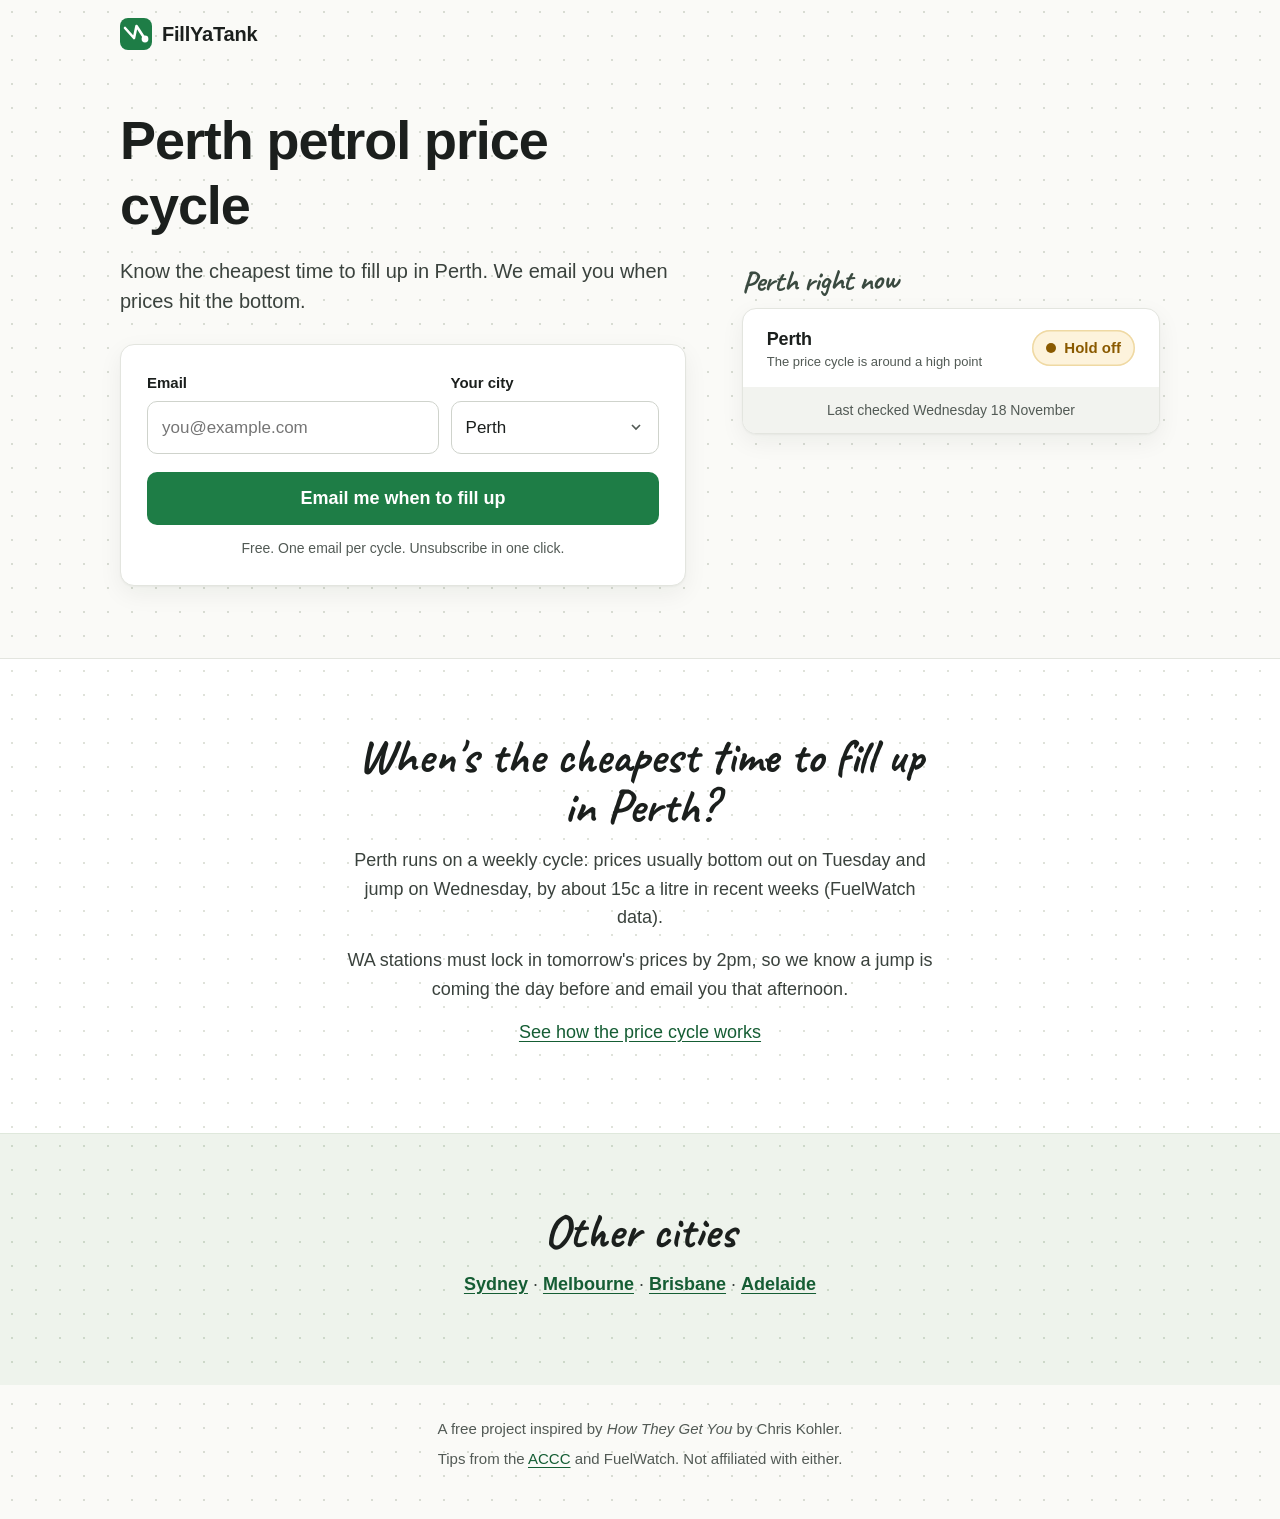
<file: perth.html>
<!DOCTYPE html>
<html lang="en-AU">
<head>
    <meta charset="UTF-8">
    <meta name="viewport" content="width=device-width, initial-scale=1.0">
    <title>Perth petrol price cycle: when to fill up | FillYaTank</title>
    <meta name="description" content="Free email alert when Perth petrol hits the bottom of the price cycle, so you know the cheapest time to fill up. No ads.">
    <link rel="canonical" href="https://fillyatank.app/perth">
    <meta name="theme-color" content="#fafaf7">
    <link rel="icon" href="/favicon.svg" type="image/svg+xml">
    <link rel="preload" href="/fonts/caveat.woff2" as="font" type="font/woff2" crossorigin>
    <link rel="stylesheet" href="/styles.css?v=23">

    <meta property="og:type" content="website">
    <meta property="og:site_name" content="FillYaTank">
    <meta property="og:url" content="https://fillyatank.app/perth">
    <meta property="og:title" content="Perth petrol price cycle: know when to fill up">
    <meta property="og:description" content="One free email when Perth petrol hits the bottom of the cycle. No ads.">
    <meta property="og:image" content="https://fillyatank.app/og-image.png">
    <meta property="og:image:width" content="1200">
    <meta property="og:image:height" content="630">
    <meta name="twitter:card" content="summary_large_image">
</head>
<body>
    <a class="skip-link" href="#main">Skip to content</a>

    <div class="buy-banner hidden" id="buyBanner" role="status">
        <div class="wrap"><span id="buyBannerText"></span></div>
    </div>

    <header class="site-header">
        <div class="wrap">
            <a class="brand" href="/" aria-label="FillYaTank home">
                <svg class="brand-mark" viewBox="0 0 32 32" aria-hidden="true">
                    <rect width="32" height="32" rx="8" fill="#1e7d46"/>
                    <path d="M5 10 L14 20 L16.5 8 L25 21" fill="none" stroke="#fff" stroke-width="2.6" stroke-linejoin="round" stroke-linecap="round"/>
                    <circle cx="25" cy="21" r="3.4" fill="#fff"/>
                </svg>
                FillYaTank
            </a>
        </div>
    </header>

    <main id="main">
        <section class="hero city-hero">
            <div class="wrap hero-grid">
                <div>
                    <h1>Perth petrol price cycle</h1>
                    <p class="lead">Know the cheapest time to fill up in Perth. We email you when prices hit the bottom.</p>

                    <form class="signup" id="signupForm" action="https://api.fillyatank.app/" method="POST">
                        <div class="field-row">
                            <div class="field">
                                <label for="email">Email</label>
                                <input type="email" id="email" name="email" required placeholder="you@example.com" autocomplete="email" inputmode="email">
                            </div>
                            <div class="field">
                                <label for="city">Your city</label>
                                <select id="city" name="city" required>
                                    <option value="sydney">Sydney</option>
                                    <option value="melbourne">Melbourne</option>
                                    <option value="brisbane">Brisbane</option>
                                    <option value="adelaide">Adelaide</option>
                                    <option value="perth" selected>Perth</option>
                                </select>
                            </div>
                        </div>

                        <!-- Honeypot: hidden from people, filled in by bots -->
                        <div class="hp-field" aria-hidden="true">
                            <label for="website">Website</label>
                            <input type="text" id="website" name="website" tabindex="-1" autocomplete="off">
                        </div>

                        <button class="button" type="submit" id="submitBtn">Email me when to fill up</button>
                        <p class="form-promise">Free. One email per cycle. Unsubscribe in one click.</p>
                        <div class="form-message" id="formMessage" role="status" aria-live="polite"></div>
                    </form>
                </div>

                <div>
                    <h2 class="city-status-title">Perth right now</h2>
                    <div class="status-card">
                        <ul class="status-list">
                            <li class="status-row"><span class="city"><span class="city-name">Perth</span><span class="city-note" data-note="perth"></span></span><span class="pill" data-city="perth">Checking…</span></li>
                        </ul>
                        <div class="status-footer">
                            <span id="lastChecked"></span>
                        </div>
                    </div>
                </div>
            </div>
        </section>

        <section class="section tone-white" aria-labelledby="when-title">
            <div class="wrap city-copy">
                <h2 id="when-title">When's the cheapest time to fill up in Perth?</h2>
                <p>Perth runs on a weekly cycle: prices usually bottom out on Tuesday and jump on Wednesday, by about 15c a litre in recent weeks (FuelWatch data).</p>
                <p>WA stations must lock in tomorrow's prices by 2pm, so we know a jump is coming the day before and email you that afternoon.</p>
                <p><a href="/#how">See how the price cycle works</a></p>
            </div>
        </section>

        <section class="section tone-tint" aria-labelledby="other-title">
            <div class="wrap city-copy">
                <h2 id="other-title">Other cities</h2>
                <p class="city-links"><a href="/sydney">Sydney</a> · <a href="/melbourne">Melbourne</a> · <a href="/brisbane">Brisbane</a> · <a href="/adelaide">Adelaide</a></p>
            </div>
        </section>
    </main>

    <footer class="site-footer">
        <div class="wrap">
            <p>A free project inspired by <em>How They Get You</em> by Chris Kohler.</p>
            <p>Tips from the <a href="https://www.accc.gov.au/consumers/petrol-and-fuel/petrol-price-cycles-in-the-5-largest-cities" rel="noopener">ACCC</a> and FuelWatch. Not affiliated with either.</p>
        </div>
    </footer>

    <script src="/vendor/confetti.browser.js"></script>
    <script src="/site.js?v=1"></script>
</body>
</html>
</file>
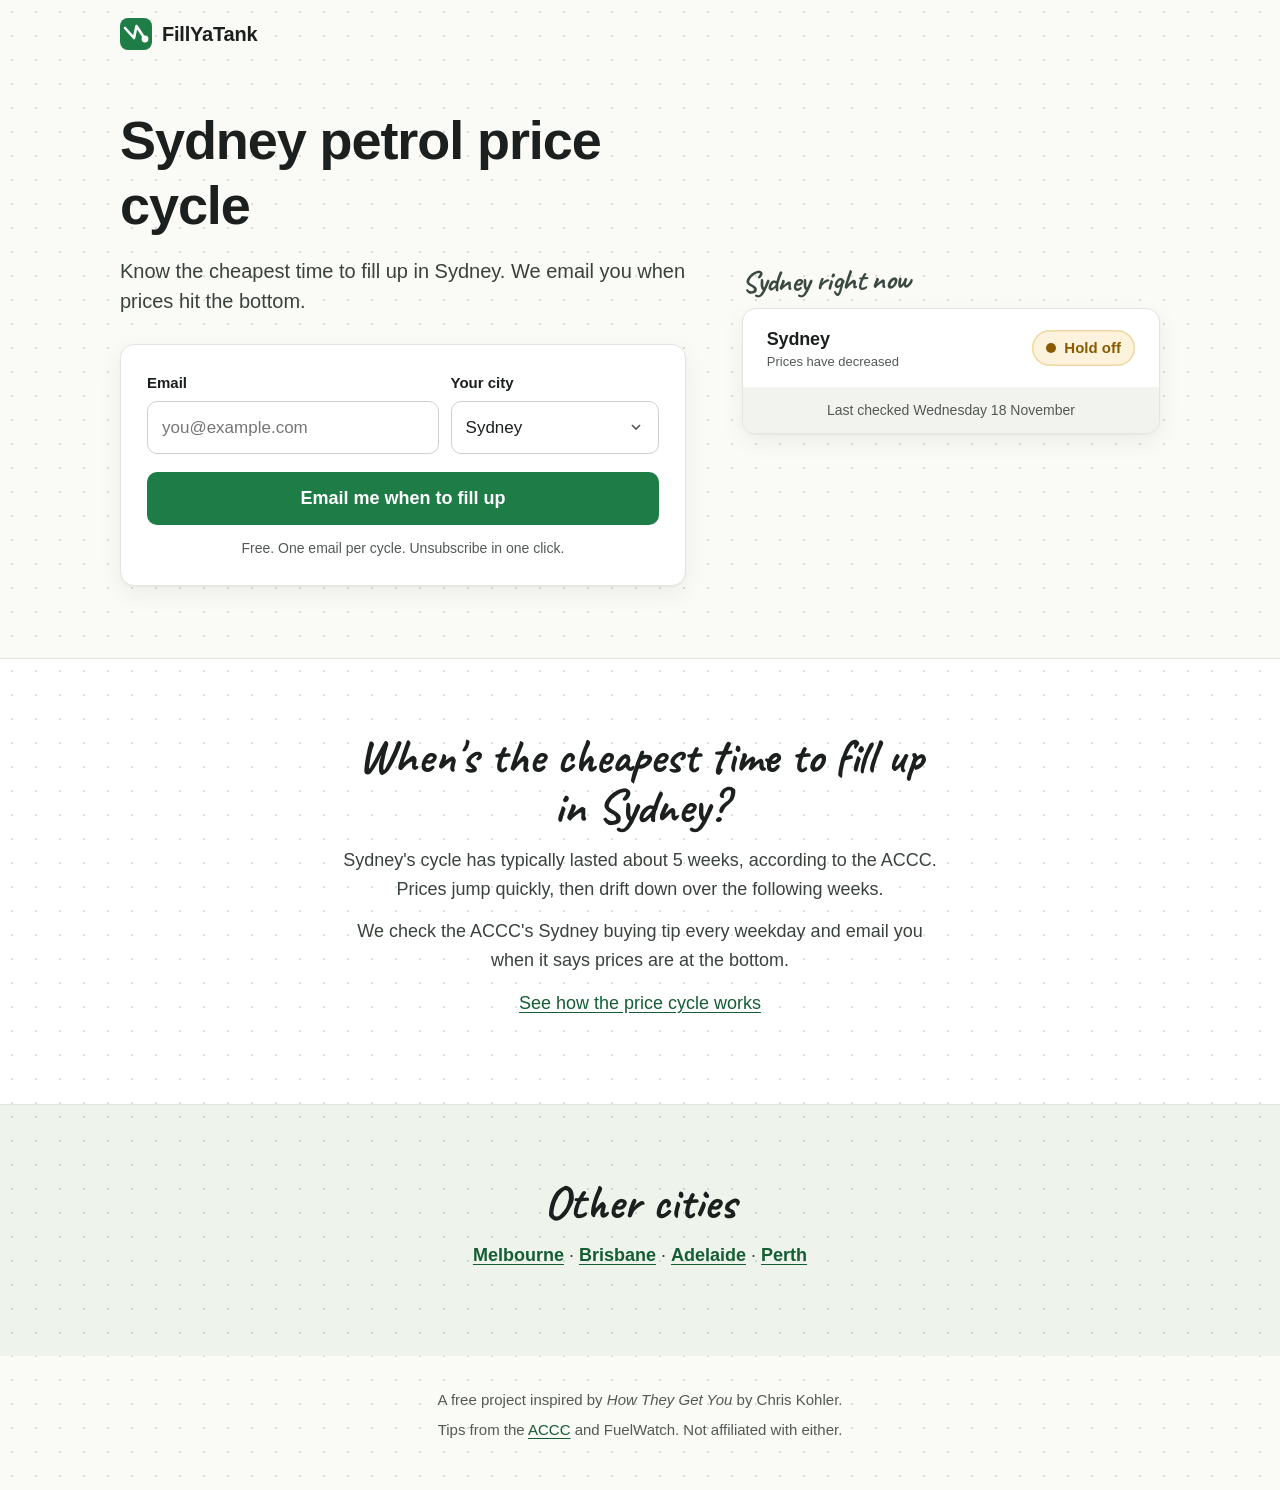
<file: sydney.html>
<!DOCTYPE html>
<html lang="en-AU">
<head>
    <meta charset="UTF-8">
    <meta name="viewport" content="width=device-width, initial-scale=1.0">
    <title>Sydney petrol price cycle: when to fill up | FillYaTank</title>
    <meta name="description" content="Free email alert when Sydney petrol hits the bottom of the price cycle, so you know the cheapest time to fill up. No ads.">
    <link rel="canonical" href="https://fillyatank.app/sydney">
    <meta name="theme-color" content="#fafaf7">
    <link rel="icon" href="/favicon.svg" type="image/svg+xml">
    <link rel="preload" href="/fonts/caveat.woff2" as="font" type="font/woff2" crossorigin>
    <link rel="stylesheet" href="/styles.css?v=23">

    <meta property="og:type" content="website">
    <meta property="og:site_name" content="FillYaTank">
    <meta property="og:url" content="https://fillyatank.app/sydney">
    <meta property="og:title" content="Sydney petrol price cycle: know when to fill up">
    <meta property="og:description" content="One free email when Sydney petrol hits the bottom of the cycle. No ads.">
    <meta property="og:image" content="https://fillyatank.app/og-image.png">
    <meta property="og:image:width" content="1200">
    <meta property="og:image:height" content="630">
    <meta name="twitter:card" content="summary_large_image">
</head>
<body>
    <a class="skip-link" href="#main">Skip to content</a>

    <div class="buy-banner hidden" id="buyBanner" role="status">
        <div class="wrap"><span id="buyBannerText"></span></div>
    </div>

    <header class="site-header">
        <div class="wrap">
            <a class="brand" href="/" aria-label="FillYaTank home">
                <svg class="brand-mark" viewBox="0 0 32 32" aria-hidden="true">
                    <rect width="32" height="32" rx="8" fill="#1e7d46"/>
                    <path d="M5 10 L14 20 L16.5 8 L25 21" fill="none" stroke="#fff" stroke-width="2.6" stroke-linejoin="round" stroke-linecap="round"/>
                    <circle cx="25" cy="21" r="3.4" fill="#fff"/>
                </svg>
                FillYaTank
            </a>
        </div>
    </header>

    <main id="main">
        <section class="hero city-hero">
            <div class="wrap hero-grid">
                <div>
                    <h1>Sydney petrol price cycle</h1>
                    <p class="lead">Know the cheapest time to fill up in Sydney. We email you when prices hit the bottom.</p>

                    <form class="signup" id="signupForm" action="https://api.fillyatank.app/" method="POST">
                        <div class="field-row">
                            <div class="field">
                                <label for="email">Email</label>
                                <input type="email" id="email" name="email" required placeholder="you@example.com" autocomplete="email" inputmode="email">
                            </div>
                            <div class="field">
                                <label for="city">Your city</label>
                                <select id="city" name="city" required>
                                    <option value="sydney" selected>Sydney</option>
                                    <option value="melbourne">Melbourne</option>
                                    <option value="brisbane">Brisbane</option>
                                    <option value="adelaide">Adelaide</option>
                                    <option value="perth">Perth</option>
                                </select>
                            </div>
                        </div>

                        <!-- Honeypot: hidden from people, filled in by bots -->
                        <div class="hp-field" aria-hidden="true">
                            <label for="website">Website</label>
                            <input type="text" id="website" name="website" tabindex="-1" autocomplete="off">
                        </div>

                        <button class="button" type="submit" id="submitBtn">Email me when to fill up</button>
                        <p class="form-promise">Free. One email per cycle. Unsubscribe in one click.</p>
                        <div class="form-message" id="formMessage" role="status" aria-live="polite"></div>
                    </form>
                </div>

                <div>
                    <h2 class="city-status-title">Sydney right now</h2>
                    <div class="status-card">
                        <ul class="status-list">
                            <li class="status-row"><span class="city"><span class="city-name">Sydney</span><span class="city-note" data-note="sydney"></span></span><span class="pill" data-city="sydney">Checking…</span></li>
                        </ul>
                        <div class="status-footer">
                            <span id="lastChecked"></span>
                        </div>
                    </div>
                </div>
            </div>
        </section>

        <section class="section tone-white" aria-labelledby="when-title">
            <div class="wrap city-copy">
                <h2 id="when-title">When's the cheapest time to fill up in Sydney?</h2>
                <p>Sydney's cycle has typically lasted about 5 weeks, according to the ACCC. Prices jump quickly, then drift down over the following weeks.</p>
                <p>We check the ACCC's Sydney buying tip every weekday and email you when it says prices are at the bottom.</p>
                <p><a href="/#how">See how the price cycle works</a></p>
            </div>
        </section>

        <section class="section tone-tint" aria-labelledby="other-title">
            <div class="wrap city-copy">
                <h2 id="other-title">Other cities</h2>
                <p class="city-links"><a href="/melbourne">Melbourne</a> · <a href="/brisbane">Brisbane</a> · <a href="/adelaide">Adelaide</a> · <a href="/perth">Perth</a></p>
            </div>
        </section>
    </main>

    <footer class="site-footer">
        <div class="wrap">
            <p>A free project inspired by <em>How They Get You</em> by Chris Kohler.</p>
            <p>Tips from the <a href="https://www.accc.gov.au/consumers/petrol-and-fuel/petrol-price-cycles-in-the-5-largest-cities" rel="noopener">ACCC</a> and FuelWatch. Not affiliated with either.</p>
        </div>
    </footer>

    <script src="/vendor/confetti.browser.js"></script>
    <script src="/site.js?v=1"></script>
</body>
</html>
</file>
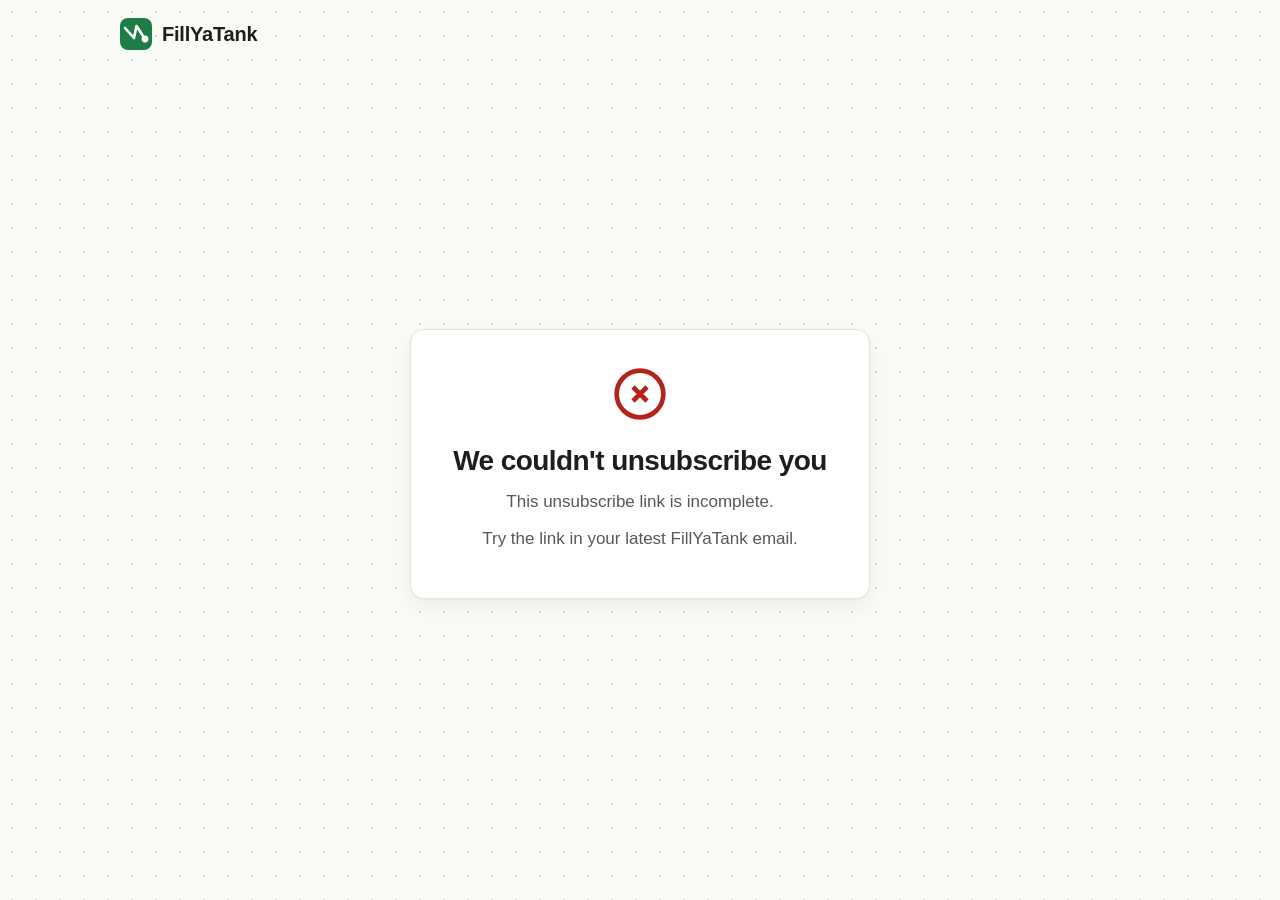
<file: unsubscribe.html>
<!DOCTYPE html>
<html lang="en-AU">
<head>
    <meta charset="UTF-8">
    <meta name="viewport" content="width=device-width, initial-scale=1.0">
    <meta name="robots" content="noindex">
    <title>Unsubscribe — FillYaTank</title>
    <link rel="icon" href="/favicon.svg" type="image/svg+xml">
    <link rel="stylesheet" href="/styles.css?v=23">
</head>
<body class="simple-page">
    <header class="site-header">
        <div class="wrap">
            <a class="brand" href="/" aria-label="FillYaTank home">
                <svg class="brand-mark" viewBox="0 0 32 32" aria-hidden="true">
                    <rect width="32" height="32" rx="8" fill="#1e7d46"/>
                    <path d="M5 10 L14 20 L16.5 8 L25 21" fill="none" stroke="#fff" stroke-width="2.6" stroke-linejoin="round" stroke-linecap="round"/>
                    <circle cx="25" cy="21" r="3.4" fill="#fff"/>
                </svg>
                FillYaTank
            </a>
        </div>
    </header>

    <main class="simple-main">
        <div class="simple-card" role="status" aria-live="polite">
            <div id="loading">
                <svg class="state-icon busy" viewBox="0 0 24 24" fill="none" stroke="currentColor" stroke-width="2" aria-hidden="true"><circle cx="12" cy="12" r="10" stroke-opacity="0.25"/><path d="M12 2a10 10 0 0 1 10 10" stroke-linecap="round"/></svg>
                <h1>Unsubscribing…</h1>
            </div>

            <div id="success" class="hidden">
                <svg class="state-icon ok" viewBox="0 0 24 24" fill="none" stroke="currentColor" stroke-width="2" aria-hidden="true"><circle cx="12" cy="12" r="10"/><path d="M8 12.5l3 3 5-6"/></svg>
                <h1>You've been unsubscribed</h1>
                <p>No more emails. Changed your mind? Sign up again any time.</p>
                <a class="button" href="/">Back to FillYaTank</a>
            </div>

            <div id="error" class="hidden">
                <svg class="state-icon bad" viewBox="0 0 24 24" fill="none" stroke="currentColor" stroke-width="2" aria-hidden="true"><circle cx="12" cy="12" r="10"/><path d="M15 9l-6 6M9 9l6 6"/></svg>
                <h1>We couldn't unsubscribe you</h1>
                <p id="errorMessage">This unsubscribe link is invalid.</p>
                <p>Try the link in your latest FillYaTank email.</p>
            </div>
        </div>
    </main>

    <script>
        const API_ENDPOINT = 'https://api.fillyatank.app';

        function show(id) {
            ['loading', 'success', 'error'].forEach(state => {
                document.getElementById(state).classList.toggle('hidden', state !== id);
            });
        }

        function showError(message) {
            document.getElementById('errorMessage').textContent = message;
            show('error');
        }

        async function handleUnsubscribe() {
            const params = new URLSearchParams(window.location.search);
            const email = params.get('email');
            const city = params.get('city');
            const token = params.get('token');

            if (!email || !city || !token) {
                showError('This unsubscribe link is incomplete.');
                return;
            }

            try {
                const response = await fetch(
                    `${API_ENDPOINT}?action=unsubscribe&email=${encodeURIComponent(email)}&city=${encodeURIComponent(city)}&token=${encodeURIComponent(token)}`
                );
                if (response.ok) {
                    show('success');
                } else {
                    const data = await response.json().catch(() => ({}));
                    showError(data.message || 'This unsubscribe link is invalid.');
                }
            } catch (e) {
                showError("We couldn't reach the server. Please check your connection and reload this page.");
            }
        }

        handleUnsubscribe();
    </script>
</body>
</html>
</file>
<file: styles.css>
/* FillYaTank — shared styles */

/* Caveat by The Caveat Project Authors, SIL Open Font License 1.1 (fonts/Caveat-OFL.txt) */
@font-face {
  font-family: "Caveat";
  src: url("/fonts/caveat.woff2") format("woff2");
  font-weight: 400 700;
  font-display: swap;
}

:root {
  --bg: #fafaf7;
  --surface: #ffffff;
  --surface-muted: #f2f3ef;
  --text: #1b1f1d;
  --text-muted: #525a55;
  --border: #e3e5df;
  --accent: #1e7d46;
  --accent-hover: #17663a;
  --accent-soft: #e6f4ea;
  --accent-text: #155d34;
  --hold: #8a5a00;
  --hold-soft: #fdf3dc;
  --error: #b42318;
  --error-soft: #fdecea;
  --radius: 14px;
  --radius-sm: 10px;
  --shadow: 0 1px 2px rgba(20, 30, 25, 0.04), 0 8px 24px rgba(20, 30, 25, 0.06);
  --font: -apple-system, BlinkMacSystemFont, "Segoe UI", Roboto, "Helvetica Neue", Arial, sans-serif;
  --hand: "Caveat", "Segoe Print", "Bradley Hand", cursive;
  --pencil: #3a4a40;
  --sticky: #fff1a6;
}

*,
*::before,
*::after {
  box-sizing: border-box;
}

html {
  -webkit-text-size-adjust: 100%;
  scroll-behavior: smooth;
}

@media (prefers-reduced-motion: reduce) {
  html { scroll-behavior: auto; }
}

body {
  margin: 0;
  background: var(--bg);
  color: var(--text);
  font-family: var(--font);
  font-size: 17px;
  line-height: 1.6;
}

a {
  color: var(--accent-text);
  text-underline-offset: 3px;
}

a:hover {
  color: var(--accent-hover);
}

:focus-visible {
  outline: 3px solid var(--accent);
  outline-offset: 2px;
}

h1, h2, h3 {
  line-height: 1.2;
  letter-spacing: -0.02em;
  margin: 0;
}

p {
  margin: 0;
}

.wrap {
  max-width: 1080px;
  margin: 0 auto;
  padding: 0 20px;
}

.skip-link {
  position: absolute;
  left: -9999px;
}

.skip-link:focus {
  left: 16px;
  top: 16px;
  background: var(--surface);
  padding: 8px 12px;
  border-radius: 8px;
  z-index: 10;
}

/* Header */

.site-header {
  padding: 18px 0;
}

.site-header .wrap {
  display: flex;
  align-items: center;
  justify-content: space-between;
  gap: 16px;
}

.brand {
  display: inline-flex;
  align-items: center;
  gap: 10px;
  font-weight: 700;
  font-size: 20px;
  letter-spacing: -0.01em;
  color: var(--text);
  text-decoration: none;
}

.brand:hover {
  color: var(--text);
}

.brand-mark {
  width: 32px;
  height: 32px;
  flex: none;
}

/* Buy banner */

.buy-banner {
  background: var(--accent-soft);
  color: var(--accent-text);
  border-bottom: 1px solid #cfe8d7;
  font-weight: 600;
  font-size: 16px;
}

.buy-banner .wrap {
  padding-top: 10px;
  padding-bottom: 10px;
}

/* Hero */

.hero {
  padding: 36px 0 56px;
}

.hero-grid {
  display: grid;
  gap: 40px;
}

.hero h1 {
  font-size: clamp(34px, 7vw, 54px);
  font-weight: 750;
  margin-bottom: 18px;
}

.lead {
  font-size: 20px;
  line-height: 1.5;
  color: #3a423d;
  max-width: 30em;
  margin-bottom: 28px;
}

/* Signup card */

.signup {
  background: var(--surface);
  border: 1px solid var(--border);
  border-radius: var(--radius);
  box-shadow: var(--shadow);
  padding: 22px;
}

.field {
  margin-bottom: 14px;
}

.field label {
  display: block;
  font-weight: 600;
  font-size: 15px;
  margin-bottom: 6px;
}

.field input,
.field select {
  width: 100%;
  font: inherit;
  font-size: 17px;
  color: var(--text);
  background: var(--surface);
  border: 1.5px solid #cfd3cc;
  border-radius: var(--radius-sm);
  padding: 12px 14px;
  min-height: 50px;
}

.field select {
  appearance: none;
  background-image: url("data:image/svg+xml,%3Csvg xmlns='http://www.w3.org/2000/svg' width='16' height='16' viewBox='0 0 24 24' fill='none' stroke='%23525a55' stroke-width='2.5'%3E%3Cpath d='M6 9l6 6 6-6'/%3E%3C/svg%3E");
  background-repeat: no-repeat;
  background-position: right 14px center;
  padding-right: 40px;
}

.field input:focus,
.field select:focus {
  border-color: var(--accent);
  outline: 3px solid rgba(30, 125, 70, 0.2);
  outline-offset: 0;
}

.field-row {
  display: grid;
  gap: 0 12px;
}

.button {
  display: inline-flex;
  align-items: center;
  justify-content: center;
  width: 100%;
  min-height: 52px;
  font: inherit;
  font-size: 18px;
  font-weight: 650;
  color: #fff;
  background: var(--accent);
  border: 0;
  border-radius: var(--radius-sm);
  padding: 12px 20px;
  cursor: pointer;
  margin-top: 4px;
  text-decoration: none;
}

.button:hover {
  background: var(--accent-hover);
  color: #fff;
}

.button:disabled {
  opacity: 0.7;
  cursor: progress;
}

.form-promise {
  font-size: 14px;
  color: var(--text-muted);
  text-align: center;
  margin-top: 12px;
}

.form-note {
  font-size: 14px;
  color: var(--text-muted);
  margin-top: 10px;
}

.form-message {
  font-size: 15px;
  font-weight: 600;
  border-radius: var(--radius-sm);
  margin-top: 12px;
  padding: 10px 14px;
}

.form-message:empty {
  display: none;
}

.form-message.success {
  background: var(--accent-soft);
  color: var(--accent-text);
}

.form-message.error {
  background: var(--error-soft);
  color: var(--error);
}

.hp-field {
  position: absolute;
  left: -9999px;
  width: 1px;
  height: 1px;
  overflow: hidden;
}

/* Email preview: styled like an inbox message */

.email-preview {
  background: var(--surface);
  border: 1px solid var(--border);
  border-radius: var(--radius);
  box-shadow: var(--shadow);
  overflow: hidden;
  max-width: 420px;
}

.email-meta {
  display: flex;
  align-items: center;
  gap: 12px;
  padding: 14px 18px;
  border-bottom: 1px solid var(--border);
}

.email-avatar {
  width: 38px;
  height: 38px;
  border-radius: 50%;
  background: var(--accent-soft);
  display: grid;
  place-items: center;
  flex: none;
}

.email-avatar svg {
  width: 24px;
  height: 24px;
}

.email-from-block {
  display: flex;
  flex: 1;
  align-items: baseline;
  justify-content: space-between;
  gap: 8px;
}

.email-from {
  font-weight: 700;
  font-size: 15px;
}

.email-to,
.email-time {
  font-weight: 400;
  font-size: 13px;
  color: var(--text-muted);
}

.email-body {
  padding: 16px 18px 18px;
}

.email-body p {
  font-size: 15px;
  line-height: 1.5;
  color: #3a423d;
  margin-bottom: 10px;
}

.email-body .email-subject {
  font-size: 17px;
  font-weight: 700;
  color: var(--text);
  line-height: 1.35;
}

.email-body .email-cta {
  font-size: 20px;
  font-weight: 750;
  color: var(--accent);
  margin: 4px 0 12px;
}

.email-button {
  display: inline-block;
  font-size: 14px;
  font-weight: 700;
  color: #fff;
  background: var(--accent);
  border-radius: 8px;
  padding: 8px 14px;
  margin: 0 0 12px;
}

.email-body .email-footer {
  font-size: 12px;
  color: #9aa19c;
  margin: 0;
}

/* Sections */

.section {
  padding: 56px 0;
  border-top: 1px solid var(--border);
}

.section h2 {
  font-size: clamp(26px, 4.5vw, 34px);
  margin-bottom: 14px;
  text-align: center;
}

.section-intro {
  font-size: 18px;
  color: var(--text-muted);
  max-width: 36em;
  margin: 0 auto 36px;
  text-align: center;
}

/* Section tones: alternate backgrounds so each section reads as its own block */

.tone-white {
  background: var(--surface);
  border-top-color: var(--border);
}

.tone-tint {
  background: #eef3ec;
  border-top-color: #dfe8dc;
}

.tone-accent {
  background: var(--accent);
  border-top: 0;
  color: #fff;
}

.tone-accent h2 {
  color: #fff;
}

.tone-accent.cta-band p {
  color: rgba(255, 255, 255, 0.88);
}

.tone-accent .button {
  background: #fff;
  color: var(--accent-text);
}

.tone-accent .button:hover {
  background: #e6f4ea;
  color: var(--accent-text);
}

.tone-accent :focus-visible {
  outline-color: #fff;
}

/* Cards sitting on white sections need a touch more separation */

.cycle-chart {
  background: var(--surface);
  box-shadow: var(--shadow);
}

/* Cycle chart */

#how h2 {
  margin-bottom: 36px;
}

.cycle-grid {
  display: grid;
  gap: 32px;
  align-items: center;
}

.cycle-chart {
  background: var(--surface);
  border: 1px solid var(--border);
  border-radius: var(--radius);
  padding: 12px 6px 4px;
}

.cycle-chart svg {
  display: block;
  width: 100%;
  height: auto;
}

.chart-axis {
  stroke: #c9cdc5;
  stroke-width: 2;
}

.chart-line {
  fill: none;
  stroke: var(--text);
  stroke-width: 4;
  stroke-linejoin: round;
  stroke-linecap: round;
}

.chart-label {
  font-family: var(--font);
  font-size: 26px;
  fill: var(--text-muted);
}

.chart-label-strong {
  font-family: var(--font);
  font-size: 18px;
  font-weight: 700;
  fill: var(--accent-text);
}

.chart-badge {
  fill: var(--surface);
  stroke: var(--accent);
  stroke-width: 2.5;
}

.chart-badge-text {
  font-family: var(--font);
  font-size: 20px;
  font-weight: 700;
  fill: var(--accent-text);
}

.chart-callout {
  font-family: var(--font);
  font-size: 22px;
  font-weight: 700;
  fill: #fff;
}

.chart-dot {
  fill: var(--accent);
  stroke: var(--surface);
  stroke-width: 4;
}

.chart-halo {
  fill: var(--accent);
  opacity: 0.18;
}

.cycle-points {
  list-style: none;
  padding: 0;
  margin: 0;
  display: grid;
  gap: 16px;
}

.cycle-points li {
  display: grid;
  grid-template-columns: 40px 1fr;
  gap: 12px;
  align-items: start;
}

.cycle-points strong {
  display: block;
  font-size: 19px;
  margin-bottom: 2px;
}

.cycle-points span {
  color: var(--text-muted);
}

/* Status */

.status-card {
  background: var(--surface);
  border: 1px solid var(--border);
  border-radius: var(--radius);
  box-shadow: var(--shadow);
  overflow: hidden;
  max-width: 600px;
  margin: 0 auto;
}

.status-list {
  list-style: none;
  margin: 0;
  padding: 0;
}

.status-row {
  display: flex;
  align-items: center;
  justify-content: space-between;
  gap: 12px;
  padding: 16px 24px;
  border-bottom: 1px solid var(--border);
}

.status-row:last-child {
  border-bottom: 0;
}

.status-link {
  text-align: center;
  margin-top: 18px;
  font-size: 16px;
  font-weight: 600;
}

.city {
  display: flex;
  flex-direction: column;
  min-width: 0;
}

.city-note {
  font-size: 13px;
  color: var(--text-muted);
  line-height: 1.35;
}

.city-note:empty {
  display: none;
}

.city-name {
  font-weight: 700;
  font-size: 18px;
  letter-spacing: -0.01em;
}

.pill {
  display: inline-flex;
  align-items: center;
  gap: 8px;
  font-size: 15px;
  font-weight: 700;
  border-radius: 999px;
  padding: 6px 14px;
  white-space: nowrap;
  background: var(--surface-muted);
  color: var(--text-muted);
}

.pill::before {
  content: "";
  width: 10px;
  height: 10px;
  border-radius: 50%;
  background: currentColor;
}

.pill.wait {
  background: var(--hold-soft);
  color: var(--hold);
  box-shadow: inset 0 0 0 1.5px #efd9a3;
}

.pill.buy {
  background: var(--accent);
  color: #fff;
}

.pill.buy::before {
  width: 14px;
  height: 14px;
  background: url("data:image/svg+xml,%3Csvg xmlns='http://www.w3.org/2000/svg' viewBox='0 0 24 24' fill='none' stroke='%23fff' stroke-width='3.5' stroke-linecap='round' stroke-linejoin='round'%3E%3Cpath d='M4 12.5l5 5L20 6.5'/%3E%3C/svg%3E") center / contain no-repeat;
  border-radius: 0;
}

.status-footer {
  display: flex;
  flex-wrap: wrap;
  justify-content: center;
  gap: 4px 16px;
  font-size: 14px;
  color: var(--text-muted);
  background: var(--surface-muted);
  padding: 12px 24px;
}

/* Share row */

.share-title {
  font-weight: 700;
  color: var(--text) !important;
  margin: 22px 0 10px !important;
}

.share-row {
  display: flex;
  flex-wrap: wrap;
  justify-content: center;
  gap: 8px;
}

.share-btn {
  font: inherit;
  font-size: 15px;
  font-weight: 650;
  color: var(--accent-text);
  background: var(--surface);
  border: 1.5px solid var(--accent);
  border-radius: 999px;
  padding: 8px 16px;
  text-decoration: none;
  cursor: pointer;
}

.share-btn:hover {
  background: var(--accent-soft);
  color: var(--accent-text);
}

.share-btn-primary {
  color: #fff;
  background: var(--accent);
}

.share-btn-primary:hover {
  background: var(--accent-hover);
  color: #fff;
}

/* City pages */

.city-status-title {
  font-family: var(--hand);
  font-weight: 700;
  font-size: 30px;
  color: var(--pencil);
  margin: 0 0 12px;
  transform: rotate(-1deg);
}

.city-copy {
  max-width: 640px;
  text-align: center;
}

.city-copy p {
  font-size: 18px;
  color: #3a423d;
  margin: 0 auto 14px;
}

.city-links a {
  font-weight: 600;
}

.city-name a {
  color: inherit;
  text-decoration: none;
}

.city-name a:hover {
  color: var(--accent-text);
  text-decoration: underline;
}

.footer-cities {
  margin-bottom: 8px;
}

/* FAQ */

.faq {
  max-width: 720px;
  margin: 0 auto;
}

.faq details {
  border-bottom: 1px solid var(--border);
}

.faq summary {
  cursor: pointer;
  list-style: none;
  font-weight: 650;
  font-size: 17px;
  padding: 18px 36px 18px 0;
  position: relative;
}

.faq summary::-webkit-details-marker {
  display: none;
}

.faq summary::after {
  content: "+";
  position: absolute;
  right: 4px;
  top: 50%;
  transform: translateY(-50%);
  font-size: 26px;
  font-weight: 400;
  color: var(--text-muted);
}

.faq details[open] summary::after {
  content: "–";
}

.faq details p {
  color: var(--text-muted);
  padding: 0 0 18px;
  max-width: 44em;
}

/* Bottom call to action */

.cta-band {
  text-align: center;
}

.cta-band p {
  color: var(--text-muted);
  margin: 0 auto 22px;
  max-width: 32em;
  font-size: 18px;
}

.cta-band .button {
  width: auto;
  padding: 12px 28px;
}

/* Footer */

.site-footer {
  border-top: 0;
  padding: 32px 0 48px;
  font-size: 15px;
  color: var(--text-muted);
  text-align: center;
}

.site-footer p + p {
  margin-top: 6px;
}

/* Simple pages (confirm, unsubscribe) */

.simple-page {
  min-height: 100vh;
  display: flex;
  flex-direction: column;
}

.simple-main {
  flex: 1;
  display: grid;
  place-items: center;
  padding: 24px 20px 64px;
}

.simple-card {
  background: var(--surface);
  border: 1px solid var(--border);
  border-radius: var(--radius);
  box-shadow: var(--shadow);
  padding: 36px 28px;
  max-width: 460px;
  width: 100%;
  text-align: center;
}

.simple-card h1 {
  font-size: 28px;
  margin: 14px 0 10px;
}

.simple-card p {
  color: var(--text-muted);
  margin-bottom: 10px;
}

.simple-card .button {
  margin-top: 14px;
}

.state-icon {
  width: 56px;
  height: 56px;
  margin: 0 auto;
}

.state-icon.ok {
  color: var(--accent);
}

.state-icon.bad {
  color: var(--error);
}

.state-icon.busy {
  color: var(--text-muted);
  animation: spin 1s linear infinite;
}

@keyframes spin {
  to { transform: rotate(360deg); }
}

@media (prefers-reduced-motion: reduce) {
  .state-icon.busy { animation: none; }
}

.hidden {
  display: none !important;
}

/* Below the two-column layout, centre the email preview and its note */
@media (max-width: 899px) {
  .hero-grid > div:last-child {
    width: 100%;
    max-width: 440px;
    margin: 0 auto;
  }

  .email-preview {
    max-width: none;
  }
}

/* Larger screens */

@media (min-width: 640px) {
  .field-row {
    grid-template-columns: 1.4fr 1fr;
  }

  .signup {
    padding: 26px;
  }
}

@media (min-width: 900px) {
  .hero {
    padding: 40px 0 72px;
  }

  .hero-grid {
    grid-template-columns: 1.15fr 0.85fr;
    align-items: center;
    gap: 56px;
  }

  .cycle-grid {
    grid-template-columns: 1.1fr 0.9fr;
    gap: 48px;
  }

  .section {
    padding: 72px 0;
  }
}

/* ------------------------------------------------------------------ */
/* Scratchpad style: handwriting for headings and notes, doodles       */
/* ------------------------------------------------------------------ */

/* One dot grid across every section */
body,
.tone-white,
.tone-tint,
.tone-accent {
  background-size: 24px 24px;
}

body {
  background-image: radial-gradient(#d8dcd3 1.1px, transparent 1.2px);
}

.tone-white {
  background-image: radial-gradient(#dfe2da 1.1px, transparent 1.2px);
}

.tone-tint {
  background-image: radial-gradient(#cdd8c9 1.1px, transparent 1.2px);
}

.tone-accent {
  background-image: radial-gradient(rgba(255, 255, 255, 0.16) 1.1px, transparent 1.2px);
}

.section h2,
.cta-band h2 {
  font-family: var(--hand);
  font-weight: 700;
  font-size: clamp(38px, 6vw, 48px);
  letter-spacing: 0;
  line-height: 1.05;
}

.mark-underline {
  white-space: nowrap;
}

.preview-label {
  position: relative;
  font-family: var(--hand);
  font-size: 26px;
  font-weight: 700;
  color: var(--pencil);
  margin-bottom: 14px;
  padding-right: 64px;
  display: inline-block;
  transform: rotate(-1.5deg);
}

.doodle-arrow {
  width: 56px;
  height: 46px;
  fill: none;
  stroke: var(--pencil);
  stroke-width: 3;
  stroke-linecap: round;
  stroke-linejoin: round;
}

.preview-label .doodle-arrow {
  position: absolute;
  right: 0;
  top: 12px;
}

.sticky-note {
  position: relative;
  z-index: 2;
  width: fit-content;
  margin: -26px -10px 0 auto;
  padding: 16px 28px 18px;
  font-family: var(--hand);
  font-weight: 700;
  font-size: 32px;
  line-height: 1.15;
  color: var(--text);
  background: var(--sticky);
  border-radius: 3px 3px 18px 3px;
  box-shadow: 0 10px 22px rgba(20, 30, 25, 0.14), 0 2px 4px rgba(20, 30, 25, 0.08);
  transform: rotate(2deg);
}

.sticky-note::before {
  content: "";
  position: absolute;
  top: -12px;
  left: 50%;
  width: 90px;
  height: 24px;
  margin-left: -45px;
  background: rgba(255, 255, 255, 0.65);
  border: 1px solid rgba(0, 0, 0, 0.05);
  transform: rotate(-3deg);
}

.sticky-note strong {
  font-weight: 700;
}

.margin-note {
  font-family: var(--hand);
  font-size: 24px;
  font-weight: 700;
  color: var(--pencil);
  line-height: 1;
}

/* Illustrative chart and step numbers in handwriting */

.chart-callout,
.chart-badge-text {
  font-family: var(--hand);
  font-weight: 700;
}

.chart-callout {
  font-size: 31px;
}

.chart-badge-text {
  font-size: 26px;
}

/* Hand-drawn number circles, drawn in SVG so digits centre the same in every browser */
.num {
  display: block;
  width: 40px;
  height: 40px;
}

.num svg {
  display: block;
  width: 100%;
  height: 100%;
  overflow: visible;
}

.num-ring {
  fill: none;
  stroke: var(--accent);
  stroke-width: 2.5;
}

.num-digit {
  font-family: var(--hand);
  font-size: 26px;
  font-weight: 700;
  fill: var(--accent-text);
  text-anchor: middle;
  dominant-baseline: central;
}

.num.good .num-ring {
  fill: var(--accent);
}

.num.good .num-digit {
  fill: #fff;
}




/* Status chart hint */

/* Closing call to action */

.cta-doodle-wrap {
  position: relative;
  display: inline-block;
}

.cta-note {
  position: absolute;
  left: -238px;
  top: -4px;
  color: #fff;
  transform: rotate(-6deg);
  white-space: nowrap;
}

.cta-arrow {
  position: absolute;
  left: -64px;
  top: -2px;
  stroke: #fff;
}

@media (max-width: 639px) {
  .cta-note,
  .cta-arrow {
    display: none;
  }
}

/* A little life on buttons */

.button {
  transition: transform 0.15s ease, box-shadow 0.15s ease, background-color 0.15s;
}

.button:hover {
  transform: translateY(-2px) rotate(-0.5deg);
  box-shadow: 0 8px 18px rgba(30, 125, 70, 0.28);
}

.button:active {
  transform: translateY(0);
}

@media (prefers-reduced-motion: reduce) {
  .button { transition: none; }
  .button:hover { transform: none; }
}
</file>
